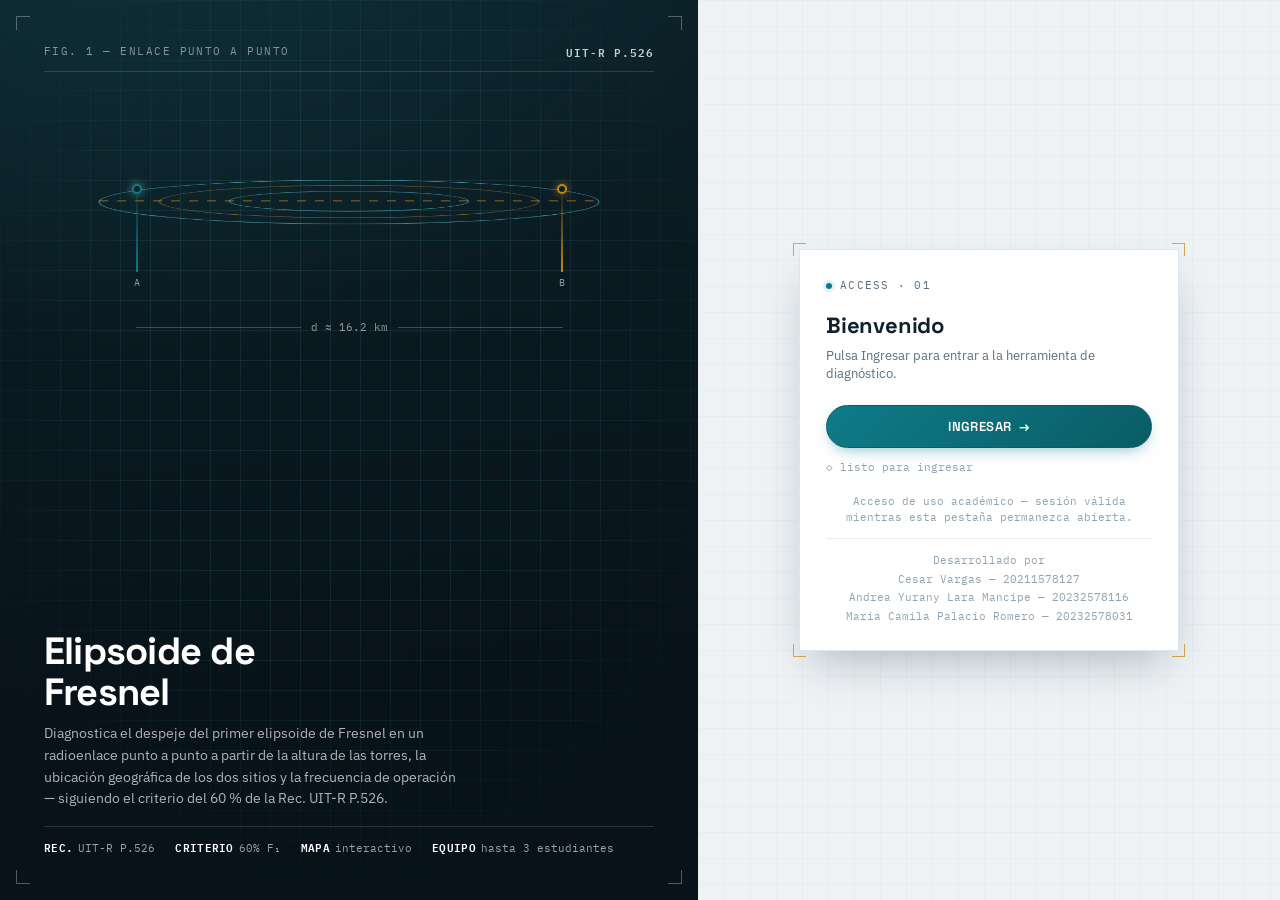
<file: index.html>
<!DOCTYPE html>
<html lang="es">
<head>
<meta charset="utf-8">
<meta name="viewport" content="width=device-width, initial-scale=1">
<title>Elipsoide de Fresnel — Acceso</title>
<link rel="icon" href="data:image/svg+xml,%3Csvg xmlns='http://www.w3.org/2000/svg' viewBox='0 0 100 100'%3E%3Ctext y='78' font-size='78'%3E%F0%9F%93%A1%3C/text%3E%3C/svg%3E">
<link rel="preconnect" href="https://fonts.googleapis.com">
<link rel="preconnect" href="https://fonts.gstatic.com" crossorigin>
<link href="https://fonts.googleapis.com/css2?family=Space+Grotesk:wght@500;600;700&family=IBM+Plex+Mono:wght@400;500;600&family=IBM+Plex+Sans:wght@400;500;600;700&display=swap" rel="stylesheet">
<link rel="stylesheet" href="css/base.css">
<link rel="stylesheet" href="css/login.css">
</head>
<body>

<div class="screen">

  <!-- PORTADA -->
  <section class="hero">
    <div class="blueprint-grid" aria-hidden="true"></div>
    <div class="crop-marks" aria-hidden="true">
      <i class="cm tl"></i><i class="cm tr"></i><i class="cm bl"></i><i class="cm br"></i>
    </div>

    <div class="hero-cap"><span>FIG. 1 — ENLACE PUNTO A PUNTO</span><b>UIT-R P.526</b></div>

    <div class="scene3d" aria-hidden="true">
      <div class="ground">
        <div class="beam"></div>
        <div class="lens">
          <span class="ring r1"></span>
          <span class="ring r2"></span>
          <span class="ring r3"></span>
        </div>
        <span class="pulse p1"></span><span class="pulse p2"></span><span class="pulse p3"></span>
      </div>
      <div class="tower a"><span class="mast"></span><span class="cap"></span><span class="ping"></span><span class="label">A</span></div>
      <div class="tower b"><span class="mast"></span><span class="cap"></span><span class="ping"></span><span class="label">B</span></div>
    </div>
    <div class="dim-line"><span>d ≈ 16.2 km</span></div>

    <div class="hero-text">
      <h1>Elipsoide de<br>Fresnel</h1>
      <p>Diagnostica el despeje del primer elipsoide de Fresnel en un radioenlace punto a punto a partir de la altura de las torres, la ubicación geográfica de los dos sitios y la frecuencia de operación — siguiendo el criterio del 60&nbsp;% de la Rec. UIT-R P.526.</p>
    </div>

    <div class="spec-strip">
      <span><b>REC.</b>UIT-R P.526</span>
      <span><b>CRITERIO</b>60% F₁</span>
      <span><b>MAPA</b>interactivo</span>
      <span><b>EQUIPO</b>hasta 3 estudiantes</span>
    </div>
  </section>

  <!-- ACCESO -->
  <section class="access">
    <div class="login-frame">
      <i class="tick tl"></i><i class="tick tr"></i><i class="tick bl"></i><i class="tick br"></i>
      <form class="login-card" id="loginForm" autocomplete="off" novalidate>
        <div class="panel-eyebrow"><span class="dot"></span> ACCESS · 01</div>
        <h2>Bienvenido</h2>
        <p class="lead">Pulsa Ingresar para entrar a la herramienta de diagnóstico.</p>

        <div class="login-actions">
          <button type="submit" class="primary">INGRESAR <span class="arrow">→</span></button>
        </div>
        <div class="panel-status" id="panelStatus"><span class="glyph">◇</span> <span id="panelStatusTxt">listo para ingresar</span></div>

        <div class="login-foot">
          Acceso de uso académico — sesión válida mientras esta pestaña permanezca abierta.
          <div class="credits">
            Desarrollado por<br>
            Cesar Vargas — 20211578127<br>
            Andrea Yurany Lara Mancipe — 20232578116<br>
            Maria Camila Palacio Romero — 20232578031
          </div>
        </div>
      </form>
    </div>
  </section>

</div>

<script src="js/icons.js"></script>
<script src="js/auth.js"></script>
<script>
(function(){
  "use strict";
  // Si ya hay sesión iniciada en esta pestaña, entra directo a la app.
  if(RF.auth.isLoggedIn()){ location.replace("app.html"); return; }

  var form = document.getElementById("loginForm");
  var status = document.getElementById("panelStatus");
  var statusTxt = document.getElementById("panelStatusTxt");
  var statusGlyph = status.querySelector(".glyph");

  function setStatus(kind, glyph, text){
    status.className = "panel-status" + (kind ? " "+kind : "");
    statusGlyph.textContent = glyph;
    statusTxt.textContent = text;
  }

  form.addEventListener("submit", function(e){
    e.preventDefault();
    setStatus("busy", "◆", "cargando…");
    setTimeout(function(){
      RF.auth.login();
      setStatus("ok", "✓", "acceso concedido");
      setTimeout(function(){ location.href = "app.html"; }, 260);
    }, 320);
  });
})();
</script>
</body>
</html>
</file>
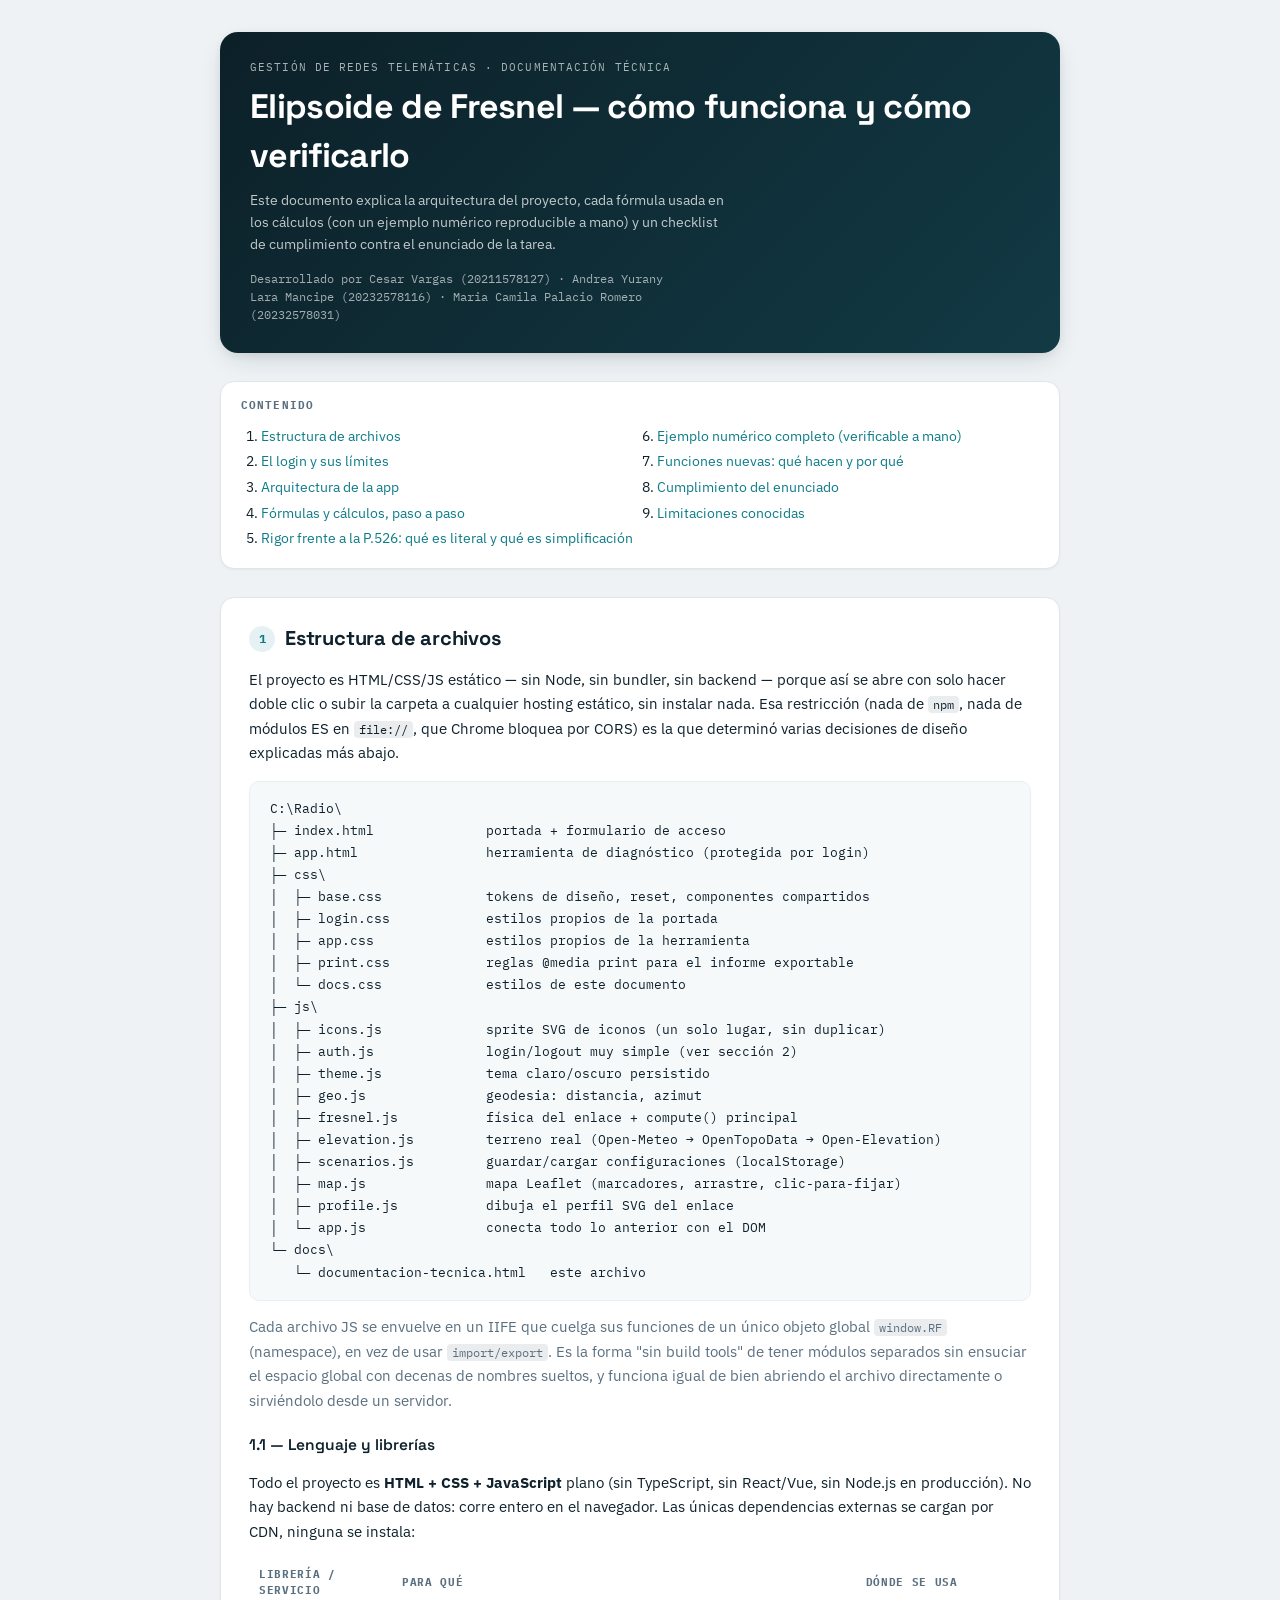
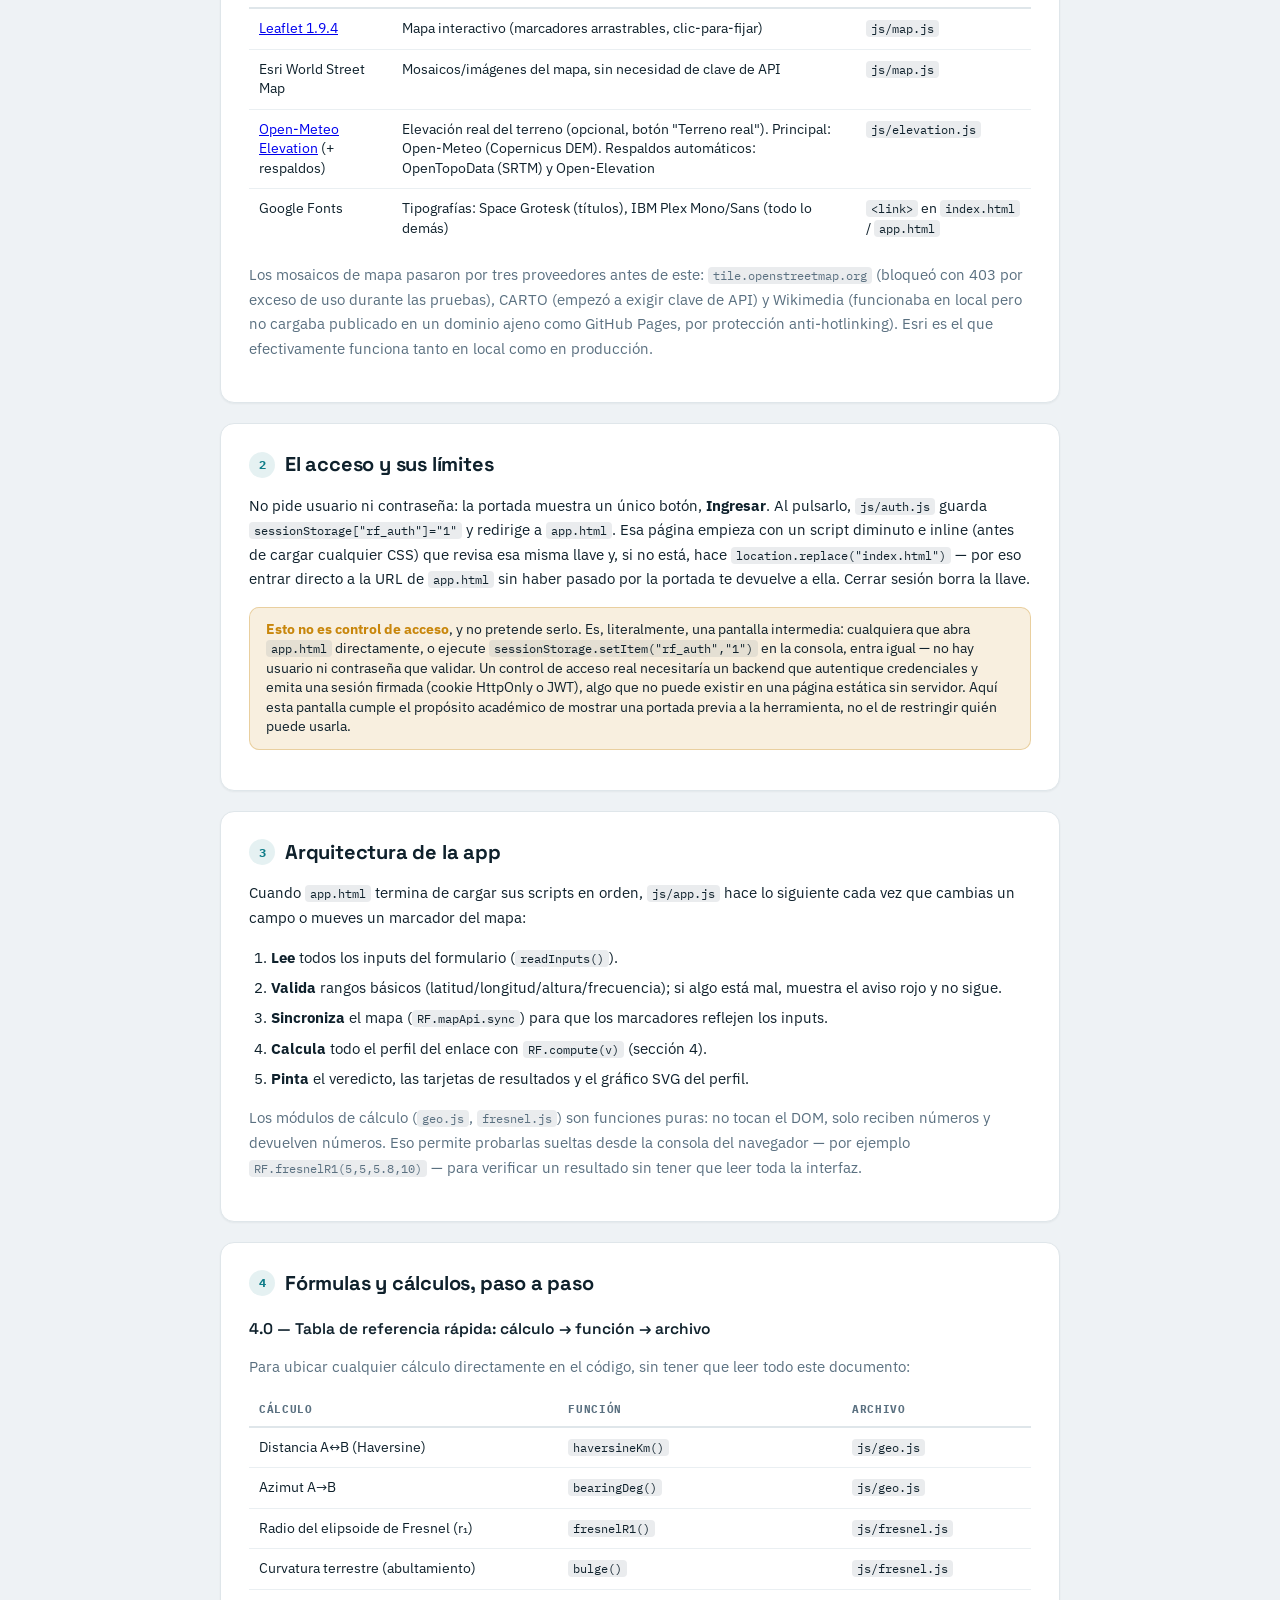
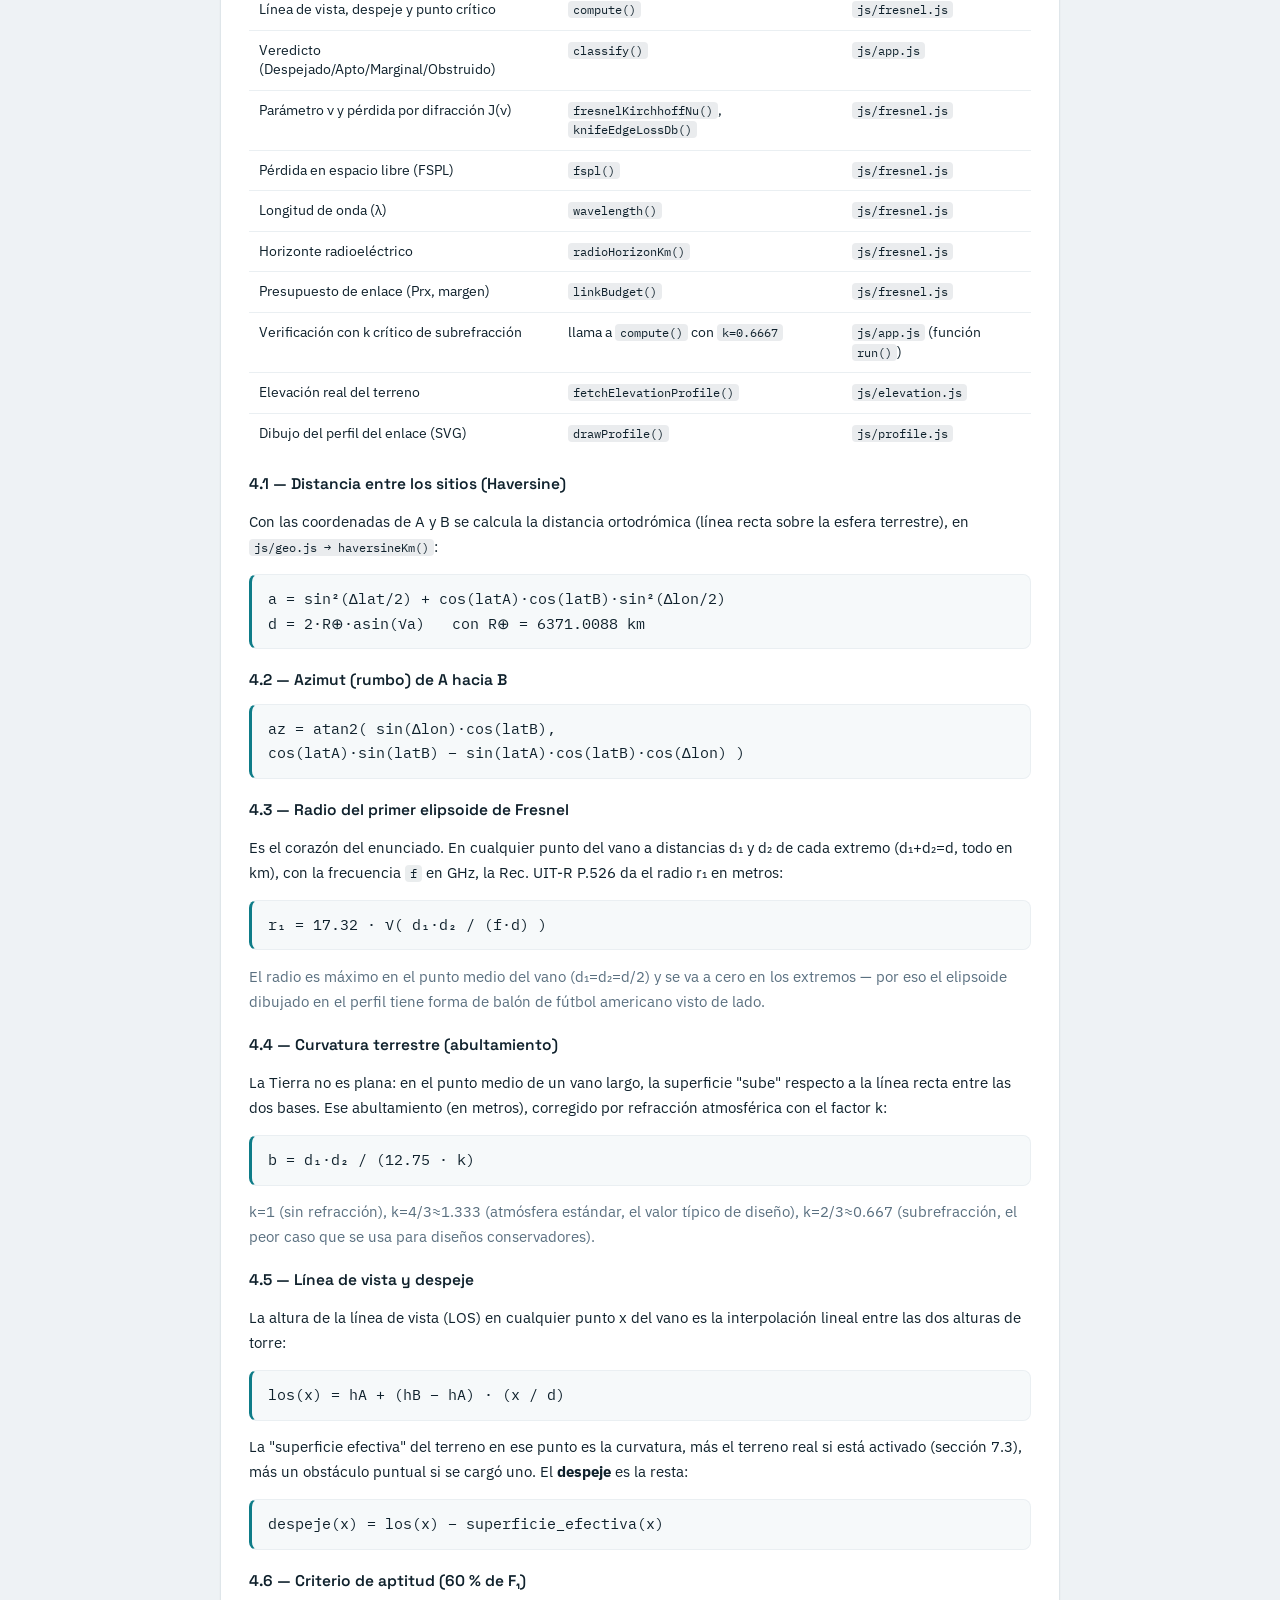
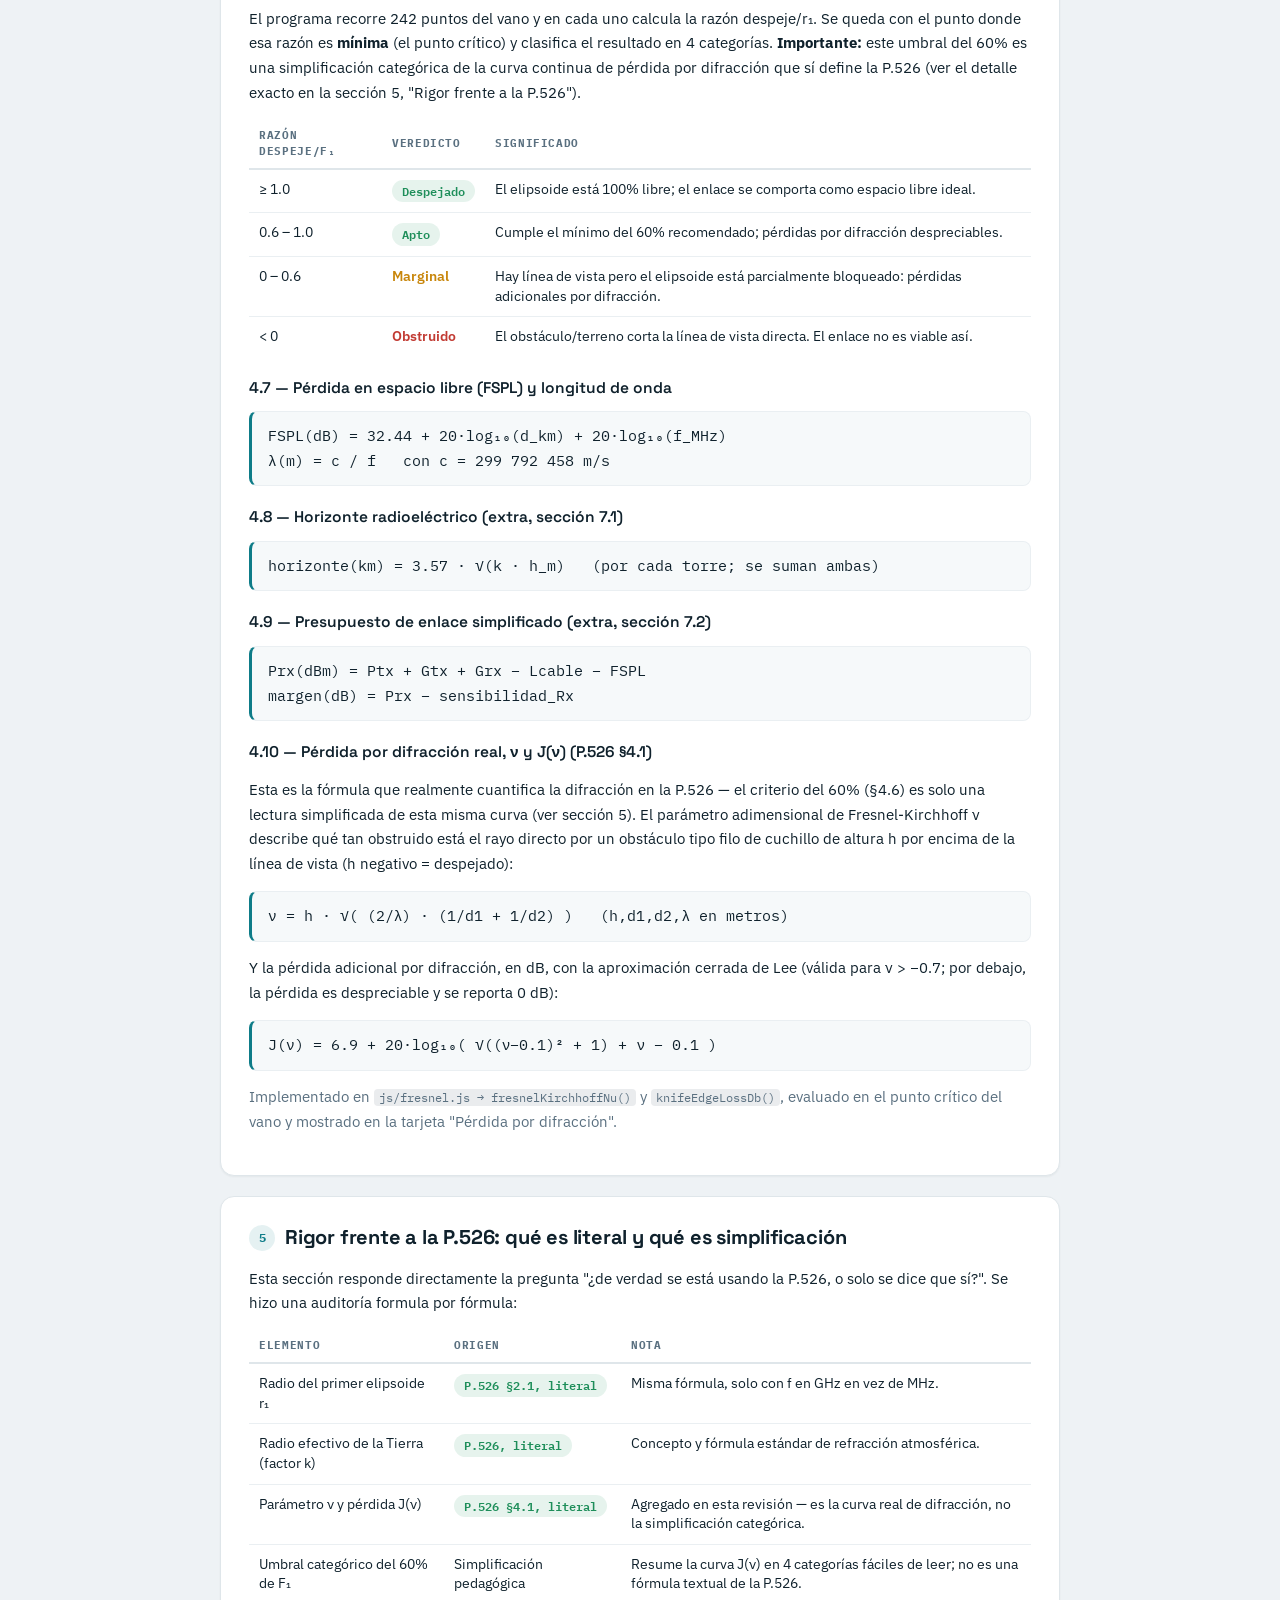
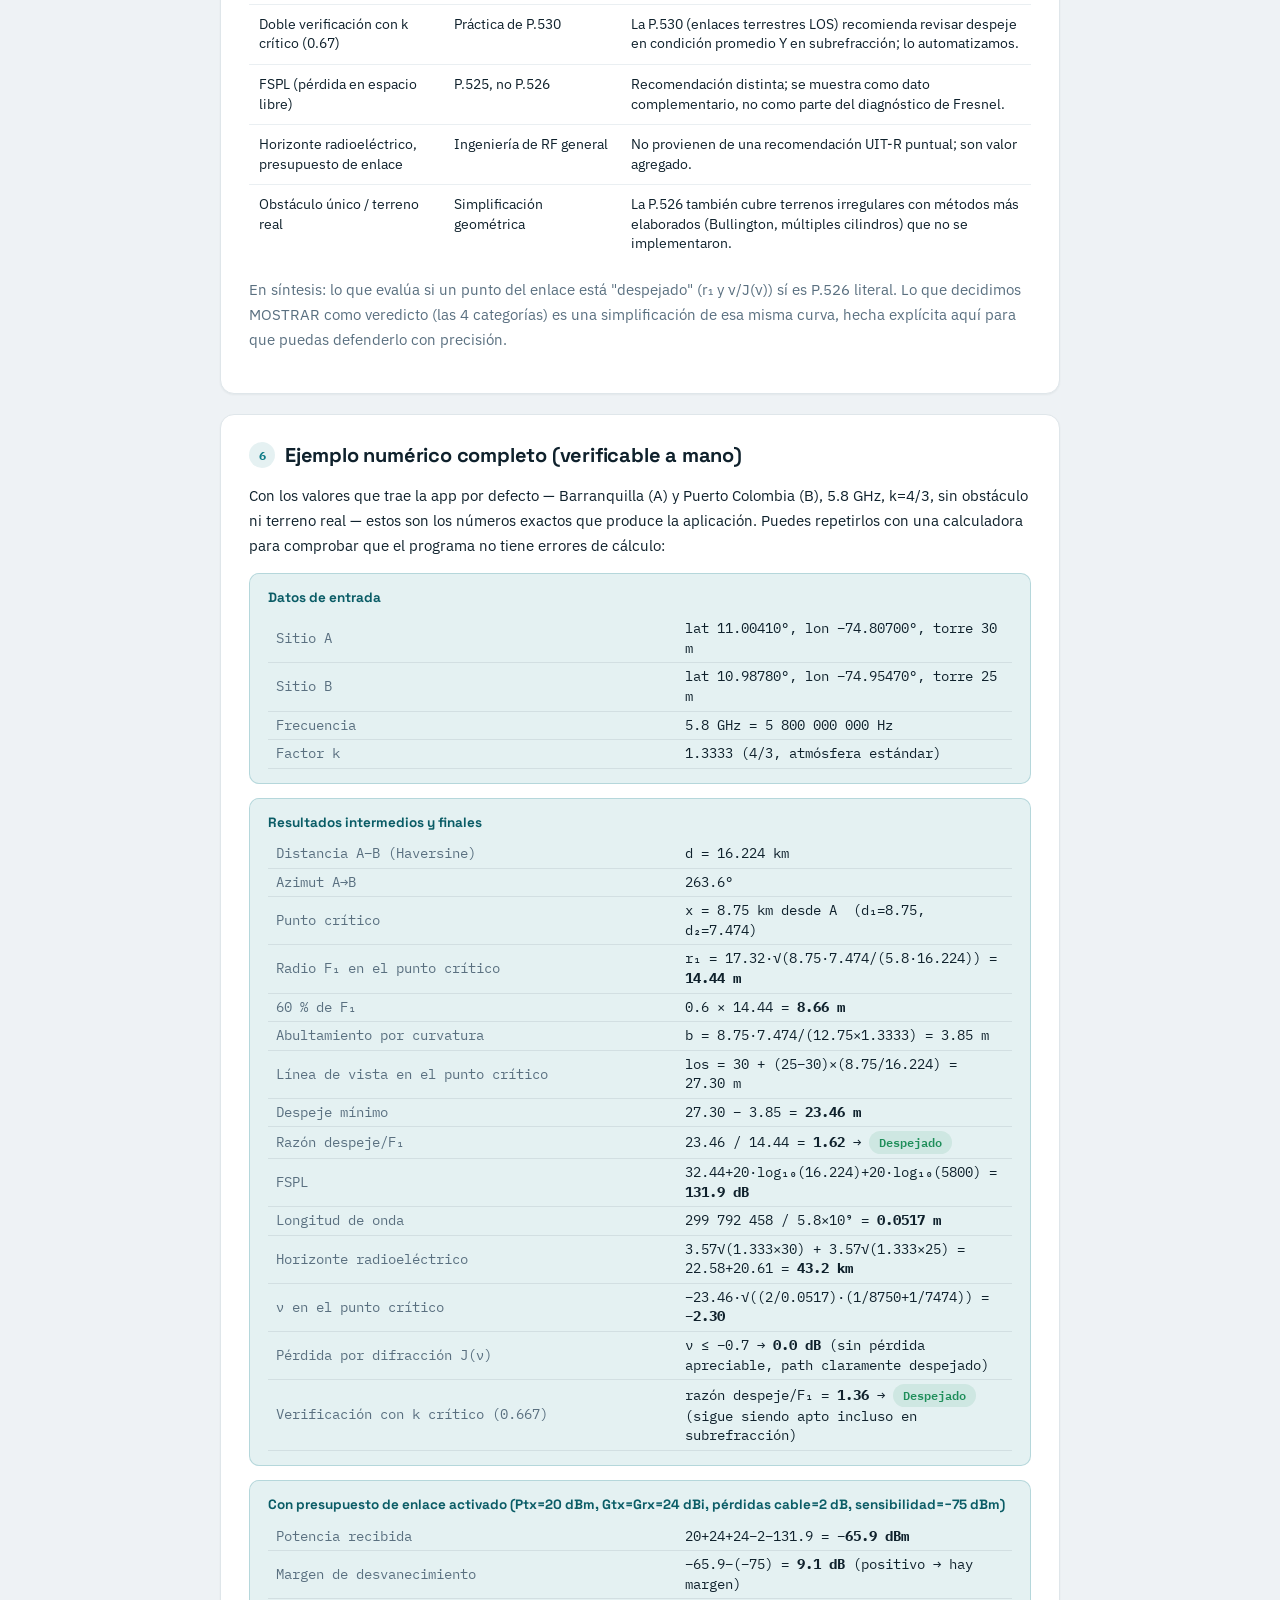
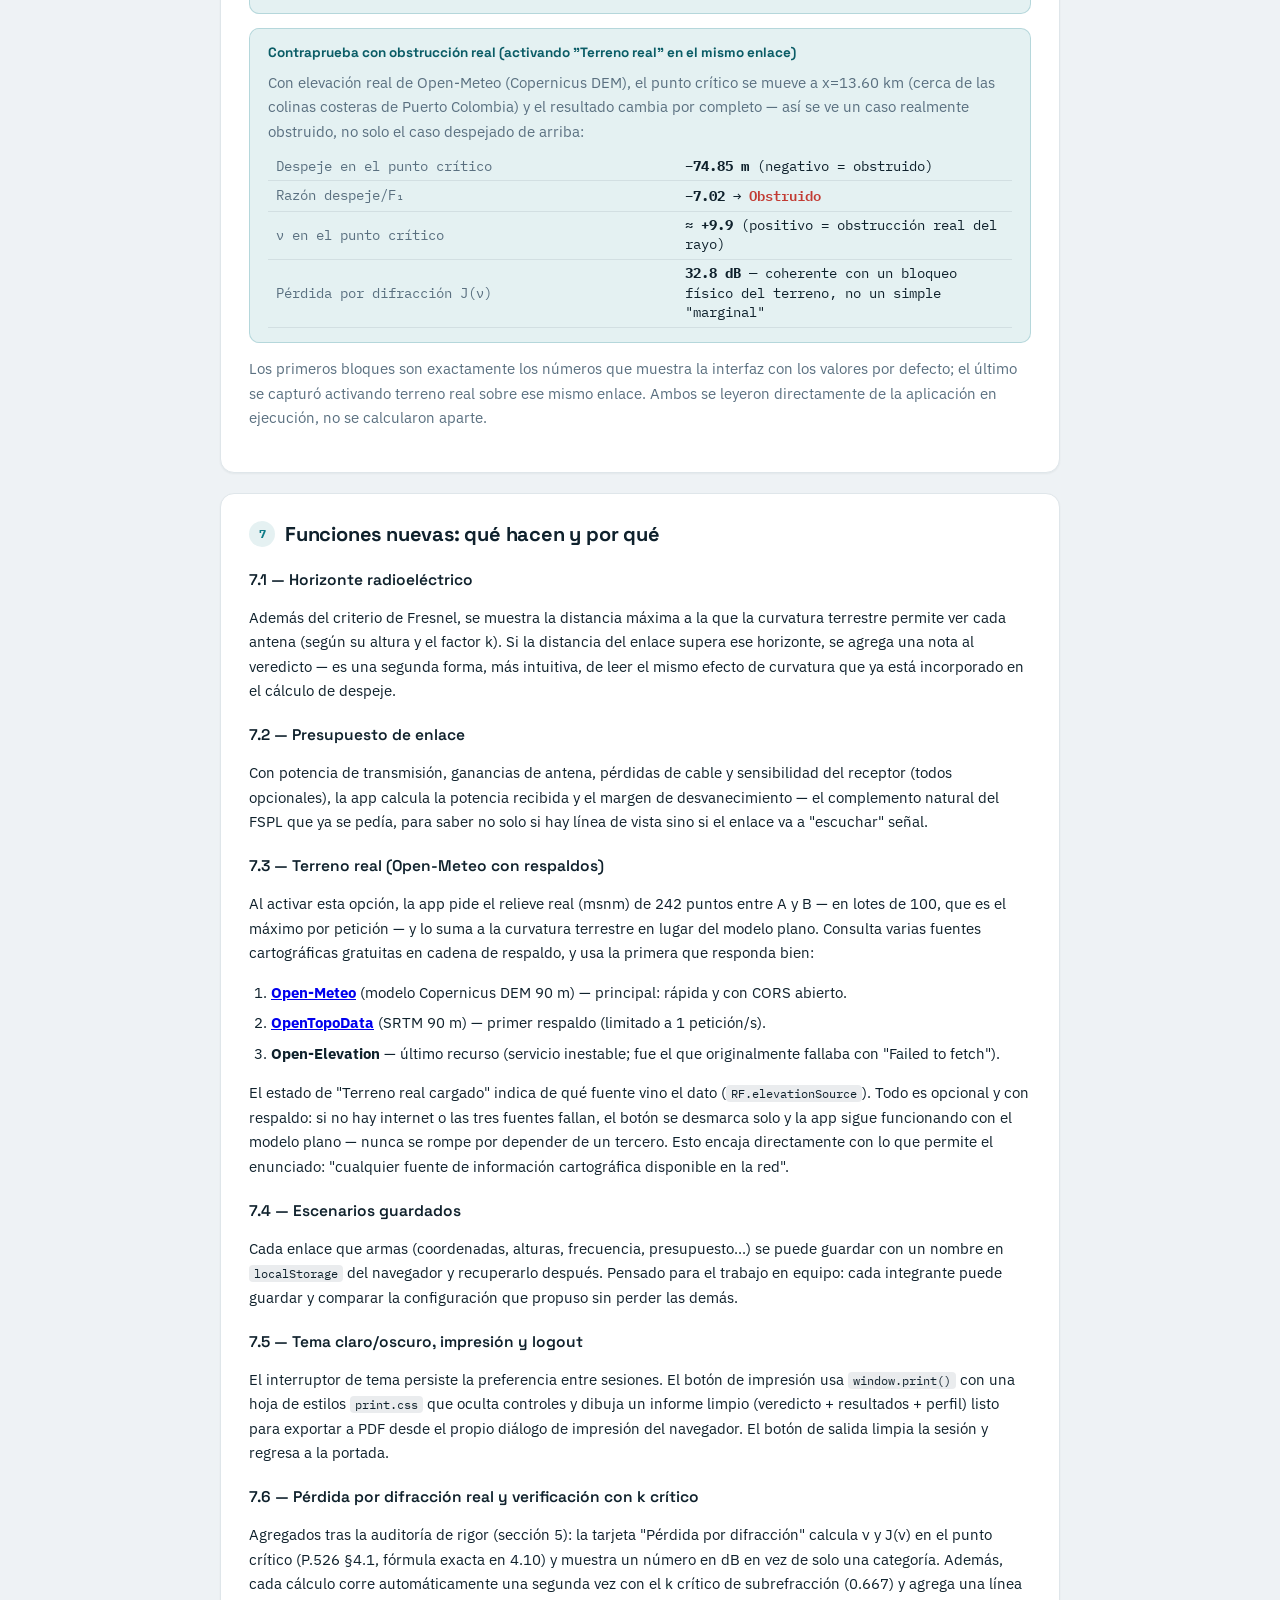
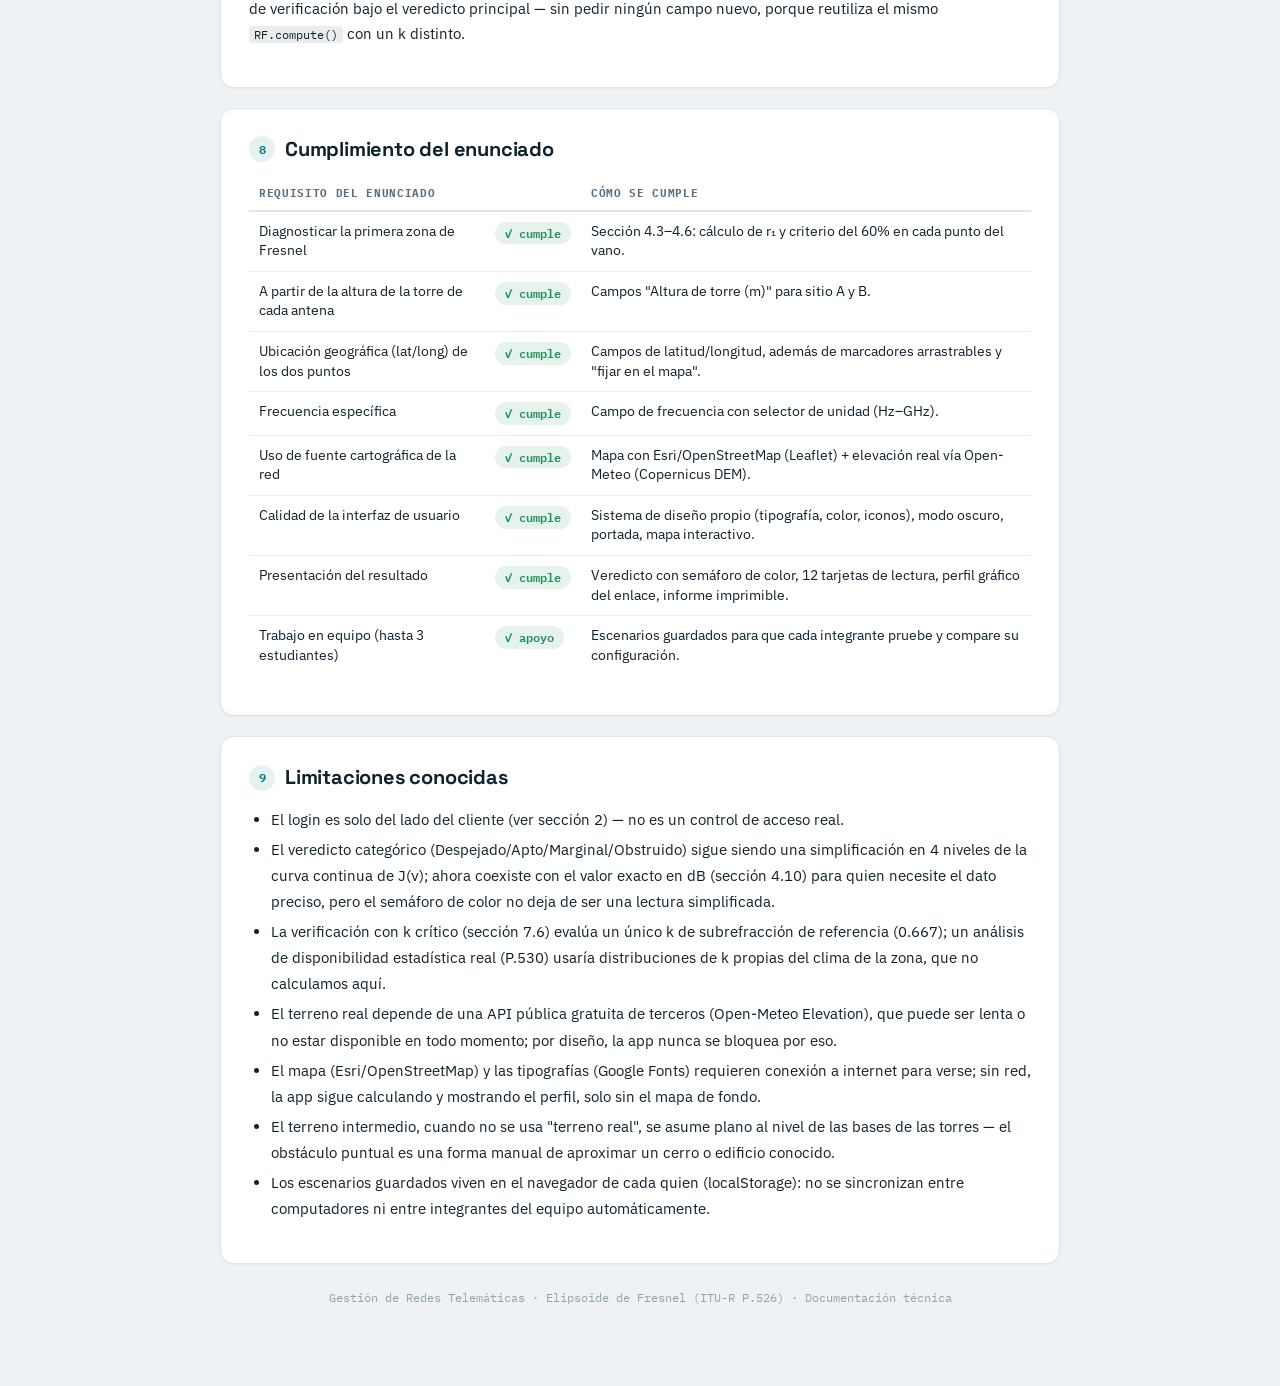
<file: docs/documentacion-tecnica.html>
<!DOCTYPE html>
<html lang="es">
<head>
<meta charset="utf-8">
<meta name="viewport" content="width=device-width, initial-scale=1">
<title>Documentación técnica — Elipsoide de Fresnel</title>
<link rel="icon" href="data:image/svg+xml,%3Csvg xmlns='http://www.w3.org/2000/svg' viewBox='0 0 100 100'%3E%3Ctext y='78' font-size='78'%3E%F0%9F%93%A1%3C/text%3E%3C/svg%3E">
<link rel="preconnect" href="https://fonts.googleapis.com">
<link rel="preconnect" href="https://fonts.gstatic.com" crossorigin>
<link href="https://fonts.googleapis.com/css2?family=Space+Grotesk:wght@500;600;700&family=IBM+Plex+Mono:wght@400;500;600&family=IBM+Plex+Sans:wght@400;500;600;700&display=swap" rel="stylesheet">
<link rel="stylesheet" href="../css/base.css">
<link rel="stylesheet" href="../css/docs.css">
</head>
<body>
<div class="doc-wrap">

  <header class="doc-header">
    <div class="tag">Gestión de Redes Telemáticas · Documentación técnica</div>
    <h1>Elipsoide de Fresnel — cómo funciona y cómo verificarlo</h1>
    <p>Este documento explica la arquitectura del proyecto, cada fórmula usada en los cálculos (con un ejemplo numérico
    reproducible a mano) y un checklist de cumplimiento contra el enunciado de la tarea.</p>
    <p style="margin-top:14px;font-family:var(--mono);font-size:11.5px;color:rgba(255,255,255,.62)">
      Desarrollado por Cesar Vargas (20211578127) · Andrea Yurany Lara Mancipe (20232578116) · Maria Camila Palacio Romero (20232578031)
    </p>
  </header>

  <nav class="toc">
    <h2>Contenido</h2>
    <ol>
      <li><a href="#estructura">Estructura de archivos</a></li>
      <li><a href="#login">El login y sus límites</a></li>
      <li><a href="#arquitectura">Arquitectura de la app</a></li>
      <li><a href="#formulas">Fórmulas y cálculos, paso a paso</a></li>
      <li><a href="#rigor">Rigor frente a la P.526: qué es literal y qué es simplificación</a></li>
      <li><a href="#ejemplo">Ejemplo numérico completo (verificable a mano)</a></li>
      <li><a href="#nuevas">Funciones nuevas: qué hacen y por qué</a></li>
      <li><a href="#cumplimiento">Cumplimiento del enunciado</a></li>
      <li><a href="#limitaciones">Limitaciones conocidas</a></li>
    </ol>
  </nav>

  <article>

    <section id="estructura">
      <h2><span class="num">1</span>Estructura de archivos</h2>
      <p>El proyecto es HTML/CSS/JS estático — sin Node, sin bundler, sin backend — porque así se abre con solo hacer
      doble clic o subir la carpeta a cualquier hosting estático, sin instalar nada. Esa restricción (nada de
      <code>npm</code>, nada de módulos ES en <code>file://</code>, que Chrome bloquea por CORS) es la que determinó
      varias decisiones de diseño explicadas más abajo.</p>
      <div class="filetree">C:\Radio\
├─ index.html              portada + formulario de acceso
├─ app.html                herramienta de diagnóstico (protegida por login)
├─ css\
│  ├─ base.css             tokens de diseño, reset, componentes compartidos
│  ├─ login.css            estilos propios de la portada
│  ├─ app.css              estilos propios de la herramienta
│  ├─ print.css            reglas @media print para el informe exportable
│  └─ docs.css             estilos de este documento
├─ js\
│  ├─ icons.js             sprite SVG de iconos (un solo lugar, sin duplicar)
│  ├─ auth.js              login/logout muy simple (ver sección 2)
│  ├─ theme.js             tema claro/oscuro persistido
│  ├─ geo.js               geodesia: distancia, azimut
│  ├─ fresnel.js           física del enlace + compute() principal
│  ├─ elevation.js         terreno real (Open-Meteo → OpenTopoData → Open-Elevation)
│  ├─ scenarios.js         guardar/cargar configuraciones (localStorage)
│  ├─ map.js               mapa Leaflet (marcadores, arrastre, clic-para-fijar)
│  ├─ profile.js           dibuja el perfil SVG del enlace
│  └─ app.js               conecta todo lo anterior con el DOM
└─ docs\
   └─ documentacion-tecnica.html   este archivo</div>
      <p class="soft">Cada archivo JS se envuelve en un IIFE que cuelga sus funciones de un único objeto global
      <code>window.RF</code> (namespace), en vez de usar <code>import/export</code>. Es la forma "sin build tools" de
      tener módulos separados sin ensuciar el espacio global con decenas de nombres sueltos, y funciona igual de bien
      abriendo el archivo directamente o sirviéndolo desde un servidor.</p>

      <h3>1.1 — Lenguaje y librerías</h3>
      <p>Todo el proyecto es <b>HTML + CSS + JavaScript</b> plano (sin TypeScript, sin React/Vue, sin Node.js en
      producción). No hay backend ni base de datos: corre entero en el navegador. Las únicas dependencias externas se
      cargan por CDN, ninguna se instala:</p>
      <table class="check">
        <tr><th>Librería / servicio</th><th>Para qué</th><th>Dónde se usa</th></tr>
        <tr><td><a href="https://leafletjs.com" target="_blank" rel="noopener">Leaflet 1.9.4</a></td><td>Mapa interactivo (marcadores arrastrables, clic-para-fijar)</td><td><code>js/map.js</code></td></tr>
        <tr><td>Esri World Street Map</td><td>Mosaicos/imágenes del mapa, sin necesidad de clave de API</td><td><code>js/map.js</code></td></tr>
        <tr><td><a href="https://open-meteo.com/en/docs/elevation-api" target="_blank" rel="noopener">Open-Meteo Elevation</a> (+ respaldos)</td><td>Elevación real del terreno (opcional, botón "Terreno real"). Principal: Open-Meteo (Copernicus DEM). Respaldos automáticos: OpenTopoData (SRTM) y Open-Elevation</td><td><code>js/elevation.js</code></td></tr>
        <tr><td>Google Fonts</td><td>Tipografías: Space Grotesk (títulos), IBM Plex Mono/Sans (todo lo demás)</td><td><code>&lt;link&gt;</code> en <code>index.html</code> / <code>app.html</code></td></tr>
      </table>
      <p class="soft">Los mosaicos de mapa pasaron por tres proveedores antes de este: <code>tile.openstreetmap.org</code>
      (bloqueó con 403 por exceso de uso durante las pruebas), CARTO (empezó a exigir clave de API) y Wikimedia
      (funcionaba en local pero no cargaba publicado en un dominio ajeno como GitHub Pages, por protección
      anti-hotlinking). Esri es el que efectivamente funciona tanto en local como en producción.</p>
    </section>

    <section id="login">
      <h2><span class="num">2</span>El acceso y sus límites</h2>
      <p>No pide usuario ni contraseña: la portada muestra un único botón, <b>Ingresar</b>. Al pulsarlo,
      <code>js/auth.js</code> guarda <code>sessionStorage["rf_auth"]="1"</code> y redirige a <code>app.html</code>.
      Esa página empieza con un script diminuto e inline (antes de cargar cualquier CSS) que revisa esa misma llave
      y, si no está, hace <code>location.replace("index.html")</code> — por eso entrar directo a la URL de
      <code>app.html</code> sin haber pasado por la portada te devuelve a ella. Cerrar sesión borra la llave.</p>
      <div class="warn-box">
        <span><b>Esto no es control de acceso</b>, y no pretende serlo. Es, literalmente, una pantalla intermedia:
        cualquiera que abra <code>app.html</code> directamente, o ejecute
        <code>sessionStorage.setItem("rf_auth","1")</code> en la consola, entra igual — no hay usuario ni contraseña
        que validar. Un control de acceso real necesitaría un backend que autentique credenciales y emita una sesión
        firmada (cookie HttpOnly o JWT), algo que no puede existir en una página estática sin servidor. Aquí esta
        pantalla cumple el propósito académico de mostrar una portada previa a la herramienta, no el de restringir
        quién puede usarla.</span>
      </div>
    </section>

    <section id="arquitectura">
      <h2><span class="num">3</span>Arquitectura de la app</h2>
      <p>Cuando <code>app.html</code> termina de cargar sus scripts en orden, <code>js/app.js</code> hace lo siguiente
      cada vez que cambias un campo o mueves un marcador del mapa:</p>
      <ol>
        <li><b>Lee</b> todos los inputs del formulario (<code>readInputs()</code>).</li>
        <li><b>Valida</b> rangos básicos (latitud/longitud/altura/frecuencia); si algo está mal, muestra el aviso rojo
        y no sigue.</li>
        <li><b>Sincroniza</b> el mapa (<code>RF.mapApi.sync</code>) para que los marcadores reflejen los inputs.</li>
        <li><b>Calcula</b> todo el perfil del enlace con <code>RF.compute(v)</code> (sección 4).</li>
        <li><b>Pinta</b> el veredicto, las tarjetas de resultados y el gráfico SVG del perfil.</li>
      </ol>
      <p class="soft">Los módulos de cálculo (<code>geo.js</code>, <code>fresnel.js</code>) son funciones puras: no
      tocan el DOM, solo reciben números y devuelven números. Eso permite probarlas sueltas desde la consola del
      navegador — por ejemplo <code>RF.fresnelR1(5,5,5.8,10)</code> — para verificar un resultado sin tener que leer
      toda la interfaz.</p>
    </section>

    <section id="formulas">
      <h2><span class="num">4</span>Fórmulas y cálculos, paso a paso</h2>

      <h3>4.0 — Tabla de referencia rápida: cálculo → función → archivo</h3>
      <p class="soft">Para ubicar cualquier cálculo directamente en el código, sin tener que leer todo este documento:</p>
      <table class="check">
        <tr><th>Cálculo</th><th>Función</th><th>Archivo</th></tr>
        <tr><td>Distancia A↔B (Haversine)</td><td><code>haversineKm()</code></td><td><code>js/geo.js</code></td></tr>
        <tr><td>Azimut A→B</td><td><code>bearingDeg()</code></td><td><code>js/geo.js</code></td></tr>
        <tr><td>Radio del elipsoide de Fresnel (r₁)</td><td><code>fresnelR1()</code></td><td><code>js/fresnel.js</code></td></tr>
        <tr><td>Curvatura terrestre (abultamiento)</td><td><code>bulge()</code></td><td><code>js/fresnel.js</code></td></tr>
        <tr><td>Línea de vista, despeje y punto crítico</td><td><code>compute()</code></td><td><code>js/fresnel.js</code></td></tr>
        <tr><td>Veredicto (Despejado/Apto/Marginal/Obstruido)</td><td><code>classify()</code></td><td><code>js/app.js</code></td></tr>
        <tr><td>Parámetro ν y pérdida por difracción J(ν)</td><td><code>fresnelKirchhoffNu()</code>, <code>knifeEdgeLossDb()</code></td><td><code>js/fresnel.js</code></td></tr>
        <tr><td>Pérdida en espacio libre (FSPL)</td><td><code>fspl()</code></td><td><code>js/fresnel.js</code></td></tr>
        <tr><td>Longitud de onda (λ)</td><td><code>wavelength()</code></td><td><code>js/fresnel.js</code></td></tr>
        <tr><td>Horizonte radioeléctrico</td><td><code>radioHorizonKm()</code></td><td><code>js/fresnel.js</code></td></tr>
        <tr><td>Presupuesto de enlace (Prx, margen)</td><td><code>linkBudget()</code></td><td><code>js/fresnel.js</code></td></tr>
        <tr><td>Verificación con k crítico de subrefracción</td><td>llama a <code>compute()</code> con <code>k=0.6667</code></td><td><code>js/app.js</code> (función <code>run()</code>)</td></tr>
        <tr><td>Elevación real del terreno</td><td><code>fetchElevationProfile()</code></td><td><code>js/elevation.js</code></td></tr>
        <tr><td>Dibujo del perfil del enlace (SVG)</td><td><code>drawProfile()</code></td><td><code>js/profile.js</code></td></tr>
      </table>

      <h3>4.1 — Distancia entre los sitios (Haversine)</h3>
      <p>Con las coordenadas de A y B se calcula la distancia ortodrómica (línea recta sobre la esfera terrestre),
      en <code>js/geo.js → haversineKm()</code>:</p>
      <div class="formula">a = sin²(Δlat/2) + cos(latA)·cos(latB)·sin²(Δlon/2)
d = 2·R⊕·asin(√a)&nbsp;&nbsp;&nbsp;con R⊕ = 6371.0088 km</div>

      <h3>4.2 — Azimut (rumbo) de A hacia B</h3>
      <div class="formula">az = atan2( sin(Δlon)·cos(latB),
            cos(latA)·sin(latB) − sin(latA)·cos(latB)·cos(Δlon) )</div>

      <h3>4.3 — Radio del primer elipsoide de Fresnel</h3>
      <p>Es el corazón del enunciado. En cualquier punto del vano a distancias d₁ y d₂ de cada extremo (d₁+d₂=d, todo
      en km), con la frecuencia <code>f</code> en GHz, la Rec. UIT-R P.526 da el radio r₁ en metros:</p>
      <div class="formula">r₁ = 17.32 · √( d₁·d₂ / (f·d) )</div>
      <p class="soft">El radio es máximo en el punto medio del vano (d₁=d₂=d/2) y se va a cero en los extremos —
      por eso el elipsoide dibujado en el perfil tiene forma de balón de fútbol americano visto de lado.</p>

      <h3>4.4 — Curvatura terrestre (abultamiento)</h3>
      <p>La Tierra no es plana: en el punto medio de un vano largo, la superficie "sube" respecto a la línea recta
      entre las dos bases. Ese abultamiento (en metros), corregido por refracción atmosférica con el factor k:</p>
      <div class="formula">b = d₁·d₂ / (12.75 · k)</div>
      <p class="soft">k=1 (sin refracción), k=4/3≈1.333 (atmósfera estándar, el valor típico de diseño), k=2/3≈0.667
      (subrefracción, el peor caso que se usa para diseños conservadores).</p>

      <h3>4.5 — Línea de vista y despeje</h3>
      <p>La altura de la línea de vista (LOS) en cualquier punto x del vano es la interpolación lineal entre las dos
      alturas de torre:</p>
      <div class="formula">los(x) = hA + (hB − hA) · (x / d)</div>
      <p>La "superficie efectiva" del terreno en ese punto es la curvatura, más el terreno real si está activado
      (sección 7.3), más un obstáculo puntual si se cargó uno. El <b>despeje</b> es la resta:</p>
      <div class="formula">despeje(x) = los(x) − superficie_efectiva(x)</div>

      <h3>4.6 — Criterio de aptitud (60 % de F₁)</h3>
      <p>El programa recorre 242 puntos del vano y en cada uno calcula la razón despeje/r₁. Se queda con el punto
      donde esa razón es <b>mínima</b> (el punto crítico) y clasifica el resultado en 4 categorías. <b>Importante:</b>
      este umbral del 60% es una simplificación categórica de la curva continua de pérdida por difracción que sí
      define la P.526 (ver el detalle exacto en la sección 5, "Rigor frente a la P.526").</p>
      <table class="check">
        <tr><th>Razón despeje/F₁</th><th>Veredicto</th><th>Significado</th></tr>
        <tr><td>≥ 1.0</td><td><span class="ok-pill">Despejado</span></td><td>El elipsoide está 100% libre; el enlace se comporta como espacio libre ideal.</td></tr>
        <tr><td>0.6 – 1.0</td><td><span class="ok-pill">Apto</span></td><td>Cumple el mínimo del 60% recomendado; pérdidas por difracción despreciables.</td></tr>
        <tr><td>0 – 0.6</td><td style="color:var(--amber);font-weight:600">Marginal</td><td>Hay línea de vista pero el elipsoide está parcialmente bloqueado: pérdidas adicionales por difracción.</td></tr>
        <tr><td>&lt; 0</td><td style="color:var(--alert);font-weight:600">Obstruido</td><td>El obstáculo/terreno corta la línea de vista directa. El enlace no es viable así.</td></tr>
      </table>

      <h3>4.7 — Pérdida en espacio libre (FSPL) y longitud de onda</h3>
      <div class="formula">FSPL(dB) = 32.44 + 20·log₁₀(d_km) + 20·log₁₀(f_MHz)
λ(m) = c / f&nbsp;&nbsp;&nbsp;con c = 299 792 458 m/s</div>

      <h3>4.8 — Horizonte radioeléctrico (extra, sección 7.1)</h3>
      <div class="formula">horizonte(km) = 3.57 · √(k · h_m)&nbsp;&nbsp;&nbsp;(por cada torre; se suman ambas)</div>

      <h3>4.9 — Presupuesto de enlace simplificado (extra, sección 7.2)</h3>
      <div class="formula">Prx(dBm) = Ptx + Gtx + Grx − Lcable − FSPL
margen(dB) = Prx − sensibilidad_Rx</div>

      <h3>4.10 — Pérdida por difracción real, ν y J(ν) (P.526 §4.1)</h3>
      <p>Esta es la fórmula que realmente cuantifica la difracción en la P.526 — el criterio del 60% (§4.6) es solo
      una lectura simplificada de esta misma curva (ver sección 5). El parámetro adimensional de Fresnel-Kirchhoff
      ν describe qué tan obstruido está el rayo directo por un obstáculo tipo filo de cuchillo de altura h por
      encima de la línea de vista (h negativo = despejado):</p>
      <div class="formula">ν = h · √( (2/λ) · (1/d1 + 1/d2) )&nbsp;&nbsp;&nbsp;(h,d1,d2,λ en metros)</div>
      <p>Y la pérdida adicional por difracción, en dB, con la aproximación cerrada de Lee (válida para ν &gt; −0.7;
      por debajo, la pérdida es despreciable y se reporta 0 dB):</p>
      <div class="formula">J(ν) = 6.9 + 20·log₁₀( √((ν−0.1)² + 1) + ν − 0.1 )</div>
      <p class="soft">Implementado en <code>js/fresnel.js → fresnelKirchhoffNu()</code> y <code>knifeEdgeLossDb()</code>,
      evaluado en el punto crítico del vano y mostrado en la tarjeta "Pérdida por difracción".</p>
    </section>

    <section id="rigor">
      <h2><span class="num">5</span>Rigor frente a la P.526: qué es literal y qué es simplificación</h2>
      <p>Esta sección responde directamente la pregunta "¿de verdad se está usando la P.526, o solo se dice que sí?".
      Se hizo una auditoría formula por fórmula:</p>
      <table class="check">
        <tr><th>Elemento</th><th>Origen</th><th>Nota</th></tr>
        <tr><td>Radio del primer elipsoide r₁</td><td><span class="ok-pill">P.526 §2.1, literal</span></td><td>Misma fórmula, solo con f en GHz en vez de MHz.</td></tr>
        <tr><td>Radio efectivo de la Tierra (factor k)</td><td><span class="ok-pill">P.526, literal</span></td><td>Concepto y fórmula estándar de refracción atmosférica.</td></tr>
        <tr><td>Parámetro ν y pérdida J(ν)</td><td><span class="ok-pill">P.526 §4.1, literal</span></td><td>Agregado en esta revisión — es la curva real de difracción, no la simplificación categórica.</td></tr>
        <tr><td>Umbral categórico del 60% de F₁</td><td>Simplificación pedagógica</td><td>Resume la curva J(ν) en 4 categorías fáciles de leer; no es una fórmula textual de la P.526.</td></tr>
        <tr><td>Doble verificación con k crítico (0.67)</td><td>Práctica de P.530</td><td>La P.530 (enlaces terrestres LOS) recomienda revisar despeje en condición promedio Y en subrefracción; lo automatizamos.</td></tr>
        <tr><td>FSPL (pérdida en espacio libre)</td><td>P.525, no P.526</td><td>Recomendación distinta; se muestra como dato complementario, no como parte del diagnóstico de Fresnel.</td></tr>
        <tr><td>Horizonte radioeléctrico, presupuesto de enlace</td><td>Ingeniería de RF general</td><td>No provienen de una recomendación UIT-R puntual; son valor agregado.</td></tr>
        <tr><td>Obstáculo único / terreno real</td><td>Simplificación geométrica</td><td>La P.526 también cubre terrenos irregulares con métodos más elaborados (Bullington, múltiples cilindros) que no se implementaron.</td></tr>
      </table>
      <p class="soft">En síntesis: lo que evalúa si un punto del enlace está "despejado" (r₁ y ν/J(ν)) sí es P.526
      literal. Lo que decidimos MOSTRAR como veredicto (las 4 categorías) es una simplificación de esa misma curva,
      hecha explícita aquí para que puedas defenderlo con precisión.</p>
    </section>

    <section id="ejemplo">
      <h2><span class="num">6</span>Ejemplo numérico completo (verificable a mano)</h2>
      <p>Con los valores que trae la app por defecto — Barranquilla (A) y Puerto Colombia (B), 5.8 GHz, k=4/3, sin
      obstáculo ni terreno real — estos son los números exactos que produce la aplicación. Puedes repetirlos con una
      calculadora para comprobar que el programa no tiene errores de cálculo:</p>
      <div class="example">
        <h4>Datos de entrada</h4>
        <table>
          <tr><td>Sitio A</td><td>lat 11.00410°, lon −74.80700°, torre 30 m</td></tr>
          <tr><td>Sitio B</td><td>lat 10.98780°, lon −74.95470°, torre 25 m</td></tr>
          <tr><td>Frecuencia</td><td>5.8 GHz = 5 800 000 000 Hz</td></tr>
          <tr><td>Factor k</td><td>1.3333 (4/3, atmósfera estándar)</td></tr>
        </table>
      </div>
      <div class="example">
        <h4>Resultados intermedios y finales</h4>
        <table>
          <tr><td>Distancia A–B (Haversine)</td><td>d = 16.224 km</td></tr>
          <tr><td>Azimut A→B</td><td>263.6°</td></tr>
          <tr><td>Punto crítico</td><td>x = 8.75 km desde A &nbsp;(d₁=8.75, d₂=7.474)</td></tr>
          <tr><td>Radio F₁ en el punto crítico</td><td>r₁ = 17.32·√(8.75·7.474/(5.8·16.224)) = <b>14.44 m</b></td></tr>
          <tr><td>60 % de F₁</td><td>0.6 × 14.44 = <b>8.66 m</b></td></tr>
          <tr><td>Abultamiento por curvatura</td><td>b = 8.75·7.474/(12.75×1.3333) = 3.85 m</td></tr>
          <tr><td>Línea de vista en el punto crítico</td><td>los = 30 + (25−30)×(8.75/16.224) = 27.30 m</td></tr>
          <tr><td>Despeje mínimo</td><td>27.30 − 3.85 = <b>23.46 m</b></td></tr>
          <tr><td>Razón despeje/F₁</td><td>23.46 / 14.44 = <b>1.62</b> → <span class="ok-pill">Despejado</span></td></tr>
          <tr><td>FSPL</td><td>32.44+20·log₁₀(16.224)+20·log₁₀(5800) = <b>131.9 dB</b></td></tr>
          <tr><td>Longitud de onda</td><td>299 792 458 / 5.8×10⁹ = <b>0.0517 m</b></td></tr>
          <tr><td>Horizonte radioeléctrico</td><td>3.57√(1.333×30) + 3.57√(1.333×25) = 22.58+20.61 = <b>43.2 km</b></td></tr>
          <tr><td>ν en el punto crítico</td><td>−23.46·√((2/0.0517)·(1/8750+1/7474)) = <b>−2.30</b></td></tr>
          <tr><td>Pérdida por difracción J(ν)</td><td>ν ≤ −0.7 → <b>0.0 dB</b> (sin pérdida apreciable, path claramente despejado)</td></tr>
          <tr><td>Verificación con k crítico (0.667)</td><td>razón despeje/F₁ = <b>1.36</b> → <span class="ok-pill">Despejado</span> (sigue siendo apto incluso en subrefracción)</td></tr>
        </table>
      </div>
      <div class="example">
        <h4>Con presupuesto de enlace activado (Ptx=20 dBm, Gtx=Grx=24 dBi, pérdidas cable=2 dB, sensibilidad=−75 dBm)</h4>
        <table>
          <tr><td>Potencia recibida</td><td>20+24+24−2−131.9 = <b>−65.9 dBm</b></td></tr>
          <tr><td>Margen de desvanecimiento</td><td>−65.9−(−75) = <b>9.1 dB</b> (positivo → hay margen)</td></tr>
        </table>
      </div>
      <div class="example">
        <h4>Contraprueba con obstrucción real (activando "Terreno real" en el mismo enlace)</h4>
        <p class="soft" style="margin:0 0 8px">Con elevación real de Open-Meteo (Copernicus DEM), el punto crítico se
        mueve a x=13.60 km (cerca de las colinas costeras de Puerto Colombia) y el resultado cambia por completo — así
        se ve un caso realmente obstruido, no solo el caso despejado de arriba:</p>
        <table>
          <tr><td>Despeje en el punto crítico</td><td><b>−74.85 m</b> (negativo = obstruido)</td></tr>
          <tr><td>Razón despeje/F₁</td><td><b>−7.02</b> → <span style="color:var(--alert);font-weight:600">Obstruido</span></td></tr>
          <tr><td>ν en el punto crítico</td><td><b>≈ +9.9</b> (positivo = obstrucción real del rayo)</td></tr>
          <tr><td>Pérdida por difracción J(ν)</td><td><b>32.8 dB</b> — coherente con un bloqueo físico del terreno, no un simple "marginal"</td></tr>
        </table>
      </div>
      <p class="soft">Los primeros bloques son exactamente los números que muestra la interfaz con los valores por
      defecto; el último se capturó activando terreno real sobre ese mismo enlace. Ambos se leyeron directamente de
      la aplicación en ejecución, no se calcularon aparte.</p>
    </section>

    <section id="nuevas">
      <h2><span class="num">7</span>Funciones nuevas: qué hacen y por qué</h2>

      <h3>7.1 — Horizonte radioeléctrico</h3>
      <p>Además del criterio de Fresnel, se muestra la distancia máxima a la que la curvatura terrestre permite ver
      cada antena (según su altura y el factor k). Si la distancia del enlace supera ese horizonte, se agrega una
      nota al veredicto — es una segunda forma, más intuitiva, de leer el mismo efecto de curvatura que ya está
      incorporado en el cálculo de despeje.</p>

      <h3>7.2 — Presupuesto de enlace</h3>
      <p>Con potencia de transmisión, ganancias de antena, pérdidas de cable y sensibilidad del receptor (todos
      opcionales), la app calcula la potencia recibida y el margen de desvanecimiento — el complemento natural del
      FSPL que ya se pedía, para saber no solo si hay línea de vista sino si el enlace va a "escuchar" señal.</p>

      <h3>7.3 — Terreno real (Open-Meteo con respaldos)</h3>
      <p>Al activar esta opción, la app pide el relieve real (msnm) de 242 puntos entre A y B — en lotes de 100, que es
      el máximo por petición — y lo suma a la curvatura terrestre en lugar del modelo plano. Consulta varias fuentes
      cartográficas gratuitas en cadena de respaldo, y usa la primera que responda bien:</p>
      <ol>
        <li><b><a href="https://open-meteo.com/en/docs/elevation-api" target="_blank" rel="noopener">Open-Meteo</a></b> (modelo Copernicus DEM 90 m) — principal: rápida y con CORS abierto.</li>
        <li><b><a href="https://www.opentopodata.org" target="_blank" rel="noopener">OpenTopoData</a></b> (SRTM 90 m) — primer respaldo (limitado a 1 petición/s).</li>
        <li><b>Open-Elevation</b> — último recurso (servicio inestable; fue el que originalmente fallaba con "Failed to fetch").</li>
      </ol>
      <p>El estado de "Terreno real cargado" indica de qué fuente vino el dato (<code>RF.elevationSource</code>). Todo
      es opcional y con respaldo: si no hay internet o las tres fuentes fallan, el botón se desmarca solo y la app
      sigue funcionando con el modelo plano — nunca se rompe por depender de un tercero. Esto encaja directamente con
      lo que permite el enunciado: "cualquier fuente de información cartográfica disponible en la red".</p>

      <h3>7.4 — Escenarios guardados</h3>
      <p>Cada enlace que armas (coordenadas, alturas, frecuencia, presupuesto...) se puede guardar con un nombre en
      <code>localStorage</code> del navegador y recuperarlo después. Pensado para el trabajo en equipo: cada
      integrante puede guardar y comparar la configuración que propuso sin perder las demás.</p>

      <h3>7.5 — Tema claro/oscuro, impresión y logout</h3>
      <p>El interruptor de tema persiste la preferencia entre sesiones. El botón de impresión usa
      <code>window.print()</code> con una hoja de estilos <code>print.css</code> que oculta controles y dibuja un
      informe limpio (veredicto + resultados + perfil) listo para exportar a PDF desde el propio diálogo de
      impresión del navegador. El botón de salida limpia la sesión y regresa a la portada.</p>

      <h3>7.6 — Pérdida por difracción real y verificación con k crítico</h3>
      <p>Agregados tras la auditoría de rigor (sección 5): la tarjeta "Pérdida por difracción" calcula ν y J(ν) en
      el punto crítico (P.526 §4.1, fórmula exacta en 4.10) y muestra un número en dB en vez de solo una categoría.
      Además, cada cálculo corre automáticamente una segunda vez con el k crítico de subrefracción (0.667) y agrega
      una línea de verificación bajo el veredicto principal — sin pedir ningún campo nuevo, porque reutiliza el
      mismo <code>RF.compute()</code> con un k distinto.</p>
    </section>

    <section id="cumplimiento">
      <h2><span class="num">8</span>Cumplimiento del enunciado</h2>
      <table class="check">
        <tr><th>Requisito del enunciado</th><th></th><th>Cómo se cumple</th></tr>
        <tr><td>Diagnosticar la primera zona de Fresnel</td><td><span class="ok-pill">✓ cumple</span></td><td>Sección 4.3–4.6: cálculo de r₁ y criterio del 60% en cada punto del vano.</td></tr>
        <tr><td>A partir de la altura de la torre de cada antena</td><td><span class="ok-pill">✓ cumple</span></td><td>Campos "Altura de torre (m)" para sitio A y B.</td></tr>
        <tr><td>Ubicación geográfica (lat/long) de los dos puntos</td><td><span class="ok-pill">✓ cumple</span></td><td>Campos de latitud/longitud, además de marcadores arrastrables y "fijar en el mapa".</td></tr>
        <tr><td>Frecuencia específica</td><td><span class="ok-pill">✓ cumple</span></td><td>Campo de frecuencia con selector de unidad (Hz–GHz).</td></tr>
        <tr><td>Uso de fuente cartográfica de la red</td><td><span class="ok-pill">✓ cumple</span></td><td>Mapa con Esri/OpenStreetMap (Leaflet) + elevación real vía Open-Meteo (Copernicus DEM).</td></tr>
        <tr><td>Calidad de la interfaz de usuario</td><td><span class="ok-pill">✓ cumple</span></td><td>Sistema de diseño propio (tipografía, color, iconos), modo oscuro, portada, mapa interactivo.</td></tr>
        <tr><td>Presentación del resultado</td><td><span class="ok-pill">✓ cumple</span></td><td>Veredicto con semáforo de color, 12 tarjetas de lectura, perfil gráfico del enlace, informe imprimible.</td></tr>
        <tr><td>Trabajo en equipo (hasta 3 estudiantes)</td><td><span class="ok-pill">✓ apoyo</span></td><td>Escenarios guardados para que cada integrante pruebe y compare su configuración.</td></tr>
      </table>
    </section>

    <section id="limitaciones">
      <h2><span class="num">9</span>Limitaciones conocidas</h2>
      <ul>
        <li>El login es solo del lado del cliente (ver sección 2) — no es un control de acceso real.</li>
        <li>El veredicto categórico (Despejado/Apto/Marginal/Obstruido) sigue siendo una simplificación en 4 niveles
        de la curva continua de J(ν); ahora coexiste con el valor exacto en dB (sección 4.10) para quien necesite el
        dato preciso, pero el semáforo de color no deja de ser una lectura simplificada.</li>
        <li>La verificación con k crítico (sección 7.6) evalúa un único k de subrefracción de referencia (0.667);
        un análisis de disponibilidad estadística real (P.530) usaría distribuciones de k propias del clima de la
        zona, que no calculamos aquí.</li>
        <li>El terreno real depende de una API pública gratuita de terceros (Open-Meteo Elevation), que puede ser lenta o
        no estar disponible en todo momento; por diseño, la app nunca se bloquea por eso.</li>
        <li>El mapa (Esri/OpenStreetMap) y las tipografías (Google Fonts) requieren conexión a internet para verse; sin
        red, la app sigue calculando y mostrando el perfil, solo sin el mapa de fondo.</li>
        <li>El terreno intermedio, cuando no se usa "terreno real", se asume plano al nivel de las bases de las
        torres — el obstáculo puntual es una forma manual de aproximar un cerro o edificio conocido.</li>
        <li>Los escenarios guardados viven en el navegador de cada quien (localStorage): no se sincronizan entre
        computadores ni entre integrantes del equipo automáticamente.</li>
      </ul>
    </section>

  </article>

  <div class="doc-foot">Gestión de Redes Telemáticas · Elipsoide de Fresnel (ITU-R P.526) · Documentación técnica</div>
</div>
</body>
</html>
</file>
<file: css/base.css>
/* ==========================================================================
   base.css — tokens de diseño, reset y componentes compartidos
   Usado por: index.html (portada/login) y app.html (herramienta)
   ========================================================================== */

:root{
  --bg:#EEF2F5;
  --surface:#FFFFFF;
  --surface-2:#F6F9FA;
  --ink:#0F212C;
  --ink-soft:#5A7080;
  --ink-faint:#8FA3B0;
  --rule:#DFE6EA;
  --rule-soft:#EAEFF2;

  --teal:#0E7C88;
  --teal-dark:#0A5C66;
  --teal-fill:rgba(14,124,136,.11);
  --amber:#C8860B;
  --amber-fill:rgba(200,134,11,.13);
  --alert:#C23B33;
  --alert-fill:rgba(194,59,51,.11);
  --ok:#1E8E5A;
  --ok-fill:rgba(30,142,90,.11);

  --navy-1:#0C2028;
  --navy-2:#123A45;

  --radius-sm:8px;
  --radius:14px;
  --radius-lg:18px;
  --shadow-sm:0 1px 2px rgba(13,31,42,.05);
  --shadow-md:0 10px 28px -10px rgba(13,31,42,.22), 0 2px 8px rgba(13,31,42,.06);
  --shadow-lg:0 20px 44px -14px rgba(13,31,42,.30);

  --display:"Space Grotesk","Helvetica Neue",Arial,sans-serif;
  --body:"IBM Plex Sans",system-ui,-apple-system,Segoe UI,sans-serif;
  --mono:"IBM Plex Mono",ui-monospace,Menlo,Consolas,monospace;
}

/* ---------- Tema oscuro (data-theme="dark" en <html>) ---------- */
:root[data-theme="dark"]{
  --bg:#0A1418;
  --surface:#101C22;
  --surface-2:#0C161B;
  --ink:#E7EEF1;
  --ink-soft:#93A9B3;
  --ink-faint:#5C7480;
  --rule:#213039;
  --rule-soft:#182229;

  --teal:#22B4C2;
  --teal-dark:#0E7C88;
  --teal-fill:rgba(34,180,194,.16);
  --amber:#E3A53D;
  --amber-fill:rgba(227,165,61,.16);
  --alert:#E2685F;
  --alert-fill:rgba(226,104,95,.16);
  --ok:#3FBE85;
  --ok-fill:rgba(63,190,133,.16);

  --navy-1:#050D11;
  --navy-2:#0B242C;

  --shadow-sm:0 1px 2px rgba(0,0,0,.35);
  --shadow-md:0 10px 28px -10px rgba(0,0,0,.55), 0 2px 8px rgba(0,0,0,.35);
  --shadow-lg:0 20px 44px -14px rgba(0,0,0,.6);
}

*{box-sizing:border-box}
html,body{margin:0;padding:0}
body{
  background:var(--bg);
  color:var(--ink);
  font-family:var(--body);
  font-size:15px;
  line-height:1.45;
  -webkit-font-smoothing:antialiased;
  transition:background .2s,color .2s;
}
svg.ico{width:16px;height:16px;stroke:currentColor;fill:none;stroke-width:1.8;stroke-linecap:round;stroke-linejoin:round;display:block}
svg.ico-lg{width:20px;height:20px;stroke:currentColor;fill:none;stroke-width:1.9;stroke-linecap:round;stroke-linejoin:round;display:block}
svg.ico-sm{width:13px;height:13px;stroke:currentColor;fill:none;stroke-width:1.9;stroke-linecap:round;stroke-linejoin:round;display:block}

.card{background:var(--surface);border:1px solid var(--rule);border-radius:var(--radius);box-shadow:var(--shadow-sm);overflow:hidden;transition:background .2s,border-color .2s}
.card > h2{
  font-family:var(--mono);font-size:11px;letter-spacing:.12em;text-transform:uppercase;
  color:var(--ink-soft);margin:0;padding:13px 16px;border-bottom:1px solid var(--rule-soft);font-weight:600;
  display:flex;align-items:center;justify-content:space-between;gap:10px;
}
.card .pad{padding:16px}

button{
  font-family:var(--display);font-weight:600;font-size:12.5px;cursor:pointer;
  background:var(--surface);border:1px solid var(--rule);color:var(--ink);
  padding:9px 15px;border-radius:999px;transition:background .15s,color .15s,border-color .15s,transform .1s,box-shadow .15s;
}
button:hover{border-color:var(--ink-faint);box-shadow:var(--shadow-sm)}
button:active{transform:translateY(1px)}
button:focus-visible{outline:2px solid var(--teal);outline-offset:2px}
button.primary{background:linear-gradient(135deg,var(--teal),var(--teal-dark));border-color:var(--teal-dark);color:#fff;box-shadow:0 6px 16px -6px rgba(14,124,136,.55)}
button.primary:hover{filter:brightness(1.07)}
button.ghost{background:transparent}
button[aria-pressed=true]{background:var(--teal);border-color:var(--teal);color:#fff}
button.icon-btn{display:inline-flex;align-items:center;justify-content:center;width:34px;height:34px;padding:0;border-radius:50%}

input[type=number],input[type=text],input[type=password],select{
  font-family:var(--mono);font-size:14px;color:var(--ink);
  background:var(--surface-2);border:1px solid var(--rule);border-radius:var(--radius-sm);
  padding:8px 9px;width:100%;transition:border-color .15s,box-shadow .15s,background .2s;
}
input:hover,select:hover{border-color:var(--ink-faint)}
input:focus,select:focus{outline:none;border-color:var(--teal);box-shadow:0 0 0 3px var(--teal-fill)}
.field{display:flex;flex-direction:column;gap:4px;margin-bottom:9px}
.field label{font-size:10.5px;letter-spacing:.06em;text-transform:uppercase;color:var(--ink-soft);font-weight:600}
.hint{font-size:11.5px;color:var(--ink-soft);margin-top:-2px;font-family:var(--mono)}

code{font-family:var(--mono);font-size:12px;background:rgba(127,140,150,.16);padding:1px 5px;border-radius:4px}

@media (prefers-reduced-motion:reduce){*{transition:none!important;animation:none!important}}
</file>
<file: css/login.css>
/* ==========================================================================
   login.css — portada + acceso (index.html).
   Estética de "lámina técnica de ingeniería": cuadrícula de plano, marcas de
   registro, figura 3D animada del elipsoide de Fresnel, panel de acceso
   estilo instrumento en vez de una tarjeta genérica de login.
   ========================================================================== */
body{
  min-height:100vh;
  display:flex;
  background:var(--bg);
}
.screen{
  display:grid;
  grid-template-columns:1.2fr 1fr;
  min-height:100vh;
  width:100%;
}
@media (max-width:860px){ .screen{grid-template-columns:1fr} }

/* ---------- Portada (izquierda) — lámina técnica ---------- */
.hero{
  position:relative;
  overflow:hidden;
  background:radial-gradient(1100px 700px at 20% -10%, #0F3038, transparent 60%), linear-gradient(175deg,var(--navy-1),#081319 75%);
  color:#fff;
  display:flex;flex-direction:column;
  padding:clamp(22px,3.6vw,44px);
}
@media (max-width:860px){ .hero{min-height:340px} }

.blueprint-grid{
  position:absolute; inset:0; z-index:0; pointer-events:none;
  background-image:
    linear-gradient(rgba(111,227,236,.09) 1px, transparent 1px),
    linear-gradient(90deg, rgba(111,227,236,.09) 1px, transparent 1px);
  background-size:30px 30px;
  -webkit-mask-image:radial-gradient(ellipse 65% 65% at 50% 42%, #000 45%, transparent 92%);
          mask-image:radial-gradient(ellipse 65% 65% at 50% 42%, #000 45%, transparent 92%);
}
.crop-marks .cm{ position:absolute; width:14px; height:14px; border:1.5px solid rgba(255,255,255,.3); z-index:2; }
.cm.tl{ top:16px; left:16px; border-right:0; border-bottom:0; }
.cm.tr{ top:16px; right:16px; border-left:0; border-bottom:0; }
.cm.bl{ bottom:16px; left:16px; border-right:0; border-top:0; }
.cm.br{ bottom:16px; right:16px; border-left:0; border-top:0; }

.hero-cap{
  position:relative; z-index:2; font-family:var(--mono); font-size:10.5px; letter-spacing:.14em; text-transform:uppercase;
  color:rgba(255,255,255,.5); border-bottom:1px solid rgba(255,255,255,.14); padding-bottom:12px; display:flex; justify-content:space-between; gap:10px;
}
.hero-cap b{ color:rgba(255,255,255,.78); font-weight:600; letter-spacing:.1em; }

/* ---------- Figura 3D: elipsoide de Fresnel animado ---------- */
.scene3d{ position:relative; z-index:2; height:min(30vh,220px); min-height:150px; margin:6px 0 2px; perspective:760px; }
.ground{
  position:absolute; left:9%; right:9%; top:36%; height:88px;
  transform-style:preserve-3d;
  transform:rotateX(60deg);
  animation:groundTurn 11s ease-in-out infinite;
}
@keyframes groundTurn{
  0%,100%{ transform:rotateX(60deg) rotateZ(0deg); }
  50%{ transform:rotateX(55deg) rotateZ(-3deg); }
}
.beam{
  position:absolute; left:0; right:0; top:50%; height:2px; transform:translateY(-1px);
  background:repeating-linear-gradient(90deg, var(--amber) 0 9px, transparent 9px 18px);
  opacity:.9;
}
.lens{ position:absolute; inset:0; }
.lens .ring{
  position:absolute; left:50%; top:50%; border-radius:50%;
  border:1.5px solid rgba(111,227,236,.6);
  animation:lensPulse 4.4s ease-in-out infinite;
}
.ring.r1{ width:100%; height:86px; margin:-43px 0 0 -50%; }
.ring.r2{ width:76%; height:64px; margin:-32px 0 0 -38%; border-color:rgba(227,165,61,.55); animation-delay:.5s }
.ring.r3{ width:48%; height:40px; margin:-20px 0 0 -24%; animation-delay:1s }
@keyframes lensPulse{ 0%,100%{ transform:scaleY(1); opacity:.85 } 50%{ transform:scaleY(.32); opacity:.5 } }

.pulse{
  position:absolute; top:50%; left:0; width:6px; height:6px; margin-top:-3px; border-radius:50%;
  background:var(--amber); box-shadow:0 0 9px 2px rgba(227,165,61,.75);
  animation:travel 3.2s linear infinite; opacity:0;
}
.pulse.p2{ animation-delay:1.06s }
.pulse.p3{ animation-delay:2.13s }
@keyframes travel{ 0%{ left:0; opacity:0 } 8%{ opacity:1 } 92%{ opacity:1 } 100%{ left:100%; opacity:0 } }

.tower{ position:absolute; bottom:26px; width:2px; z-index:3; }
.tower.a{ left:15%; }
.tower.b{ right:15%; }
.tower .mast{ position:absolute; bottom:0; left:0; width:2px; height:78px; background:linear-gradient(to top, var(--teal), rgba(127,216,222,.05)); }
.tower.b .mast{ background:linear-gradient(to top, var(--amber), rgba(227,165,61,.05)); }
.tower .cap{
  position:absolute; bottom:78px; left:-4px; width:10px; height:10px; border-radius:50%;
  background:#0C2028; border:2px solid var(--teal); box-shadow:0 0 10px rgba(111,227,236,.65);
}
.tower.b .cap{ border-color:var(--amber); box-shadow:0 0 10px rgba(227,165,61,.65); }
.tower .ping{
  position:absolute; bottom:74px; left:-9px; width:20px; height:20px; border-radius:50%;
  border:1.5px solid var(--teal); opacity:0; animation:ping 2.8s ease-out infinite;
}
.tower.b .ping{ border-color:var(--amber); animation-delay:1.4s; }
@keyframes ping{ 0%{ transform:scale(.3); opacity:.75 } 100%{ transform:scale(2); opacity:0 } }
.tower .label{
  position:absolute; bottom:-18px; left:50%; transform:translateX(-50%);
  font-family:var(--mono); font-size:10px; color:rgba(255,255,255,.55);
}

.dim-line{
  position:relative; z-index:2; display:flex; align-items:center; gap:10px;
  margin:20px 15% 0; font-family:var(--mono); font-size:10.5px; color:rgba(255,255,255,.55);
}
.dim-line::before, .dim-line::after{ content:""; flex:1; height:1px; background:rgba(255,255,255,.22); }

.hero-text{ position:relative; z-index:2; margin-top:auto; padding-top:18px; }
.hero-text h1{
  font-family:var(--display);font-weight:700;font-size:clamp(26px,3.6vw,38px);
  letter-spacing:-.02em;line-height:1.08;margin:0 0 10px;
}
.hero-text p{ font-size:13.5px; color:rgba(255,255,255,.68); max-width:52ch; line-height:1.6; margin:0; }

.spec-strip{
  position:relative; z-index:2; display:flex; flex-wrap:wrap; gap:8px 20px;
  font-family:var(--mono); font-size:10.5px; color:rgba(255,255,255,.6);
  border-top:1px solid rgba(255,255,255,.14); margin-top:16px; padding-top:12px;
}
.spec-strip b{ color:#fff; font-weight:600; letter-spacing:.03em; margin-right:5px; }

/* ---------- Panel de acceso (derecha) ---------- */
.access{
  display:flex;align-items:center;justify-content:center;
  padding:clamp(28px,5vw,56px);
  background:
    linear-gradient(rgba(127,140,150,.05) 1px, transparent 1px),
    linear-gradient(90deg, rgba(127,140,150,.05) 1px, transparent 1px),
    var(--bg);
  background-size:26px 26px,26px 26px,auto;
}
.login-frame{ position:relative; width:100%; max-width:380px; }
.login-frame .tick{ position:absolute; width:13px; height:13px; border:1.5px solid var(--amber); opacity:.7; }
.tick.tl{ top:-6px; left:-6px; border-right:0; border-bottom:0; }
.tick.tr{ top:-6px; right:-6px; border-left:0; border-bottom:0; }
.tick.bl{ bottom:-6px; left:-6px; border-right:0; border-top:0; }
.tick.br{ bottom:-6px; right:-6px; border-left:0; border-top:0; }

.login-card{
  width:100%;
  background:var(--surface);border:1px solid var(--rule);
  box-shadow:var(--shadow-lg);
  padding:28px 26px 24px;
}
.panel-eyebrow{ display:flex; align-items:center; gap:8px; font-family:var(--mono); font-size:10.5px; letter-spacing:.12em; text-transform:uppercase; color:var(--ink-soft); margin-bottom:16px; }
.panel-eyebrow .dot{ width:6px;height:6px;border-radius:50%; background:var(--teal); box-shadow:0 0 0 3px var(--teal-fill); animation:eyebrowBlink 2.4s ease-in-out infinite; flex:none; }
@keyframes eyebrowBlink{ 0%,100%{opacity:1} 50%{opacity:.3} }

.login-card h2{font-family:var(--display);font-weight:700;font-size:22px;margin:0 0 4px;letter-spacing:-.01em}
.login-card .lead{font-size:12.5px;color:var(--ink-soft);margin:0 0 22px;line-height:1.5}

.field-line{ position:relative; margin-bottom:16px; }
.field-line label{ display:block; font-size:10.5px; letter-spacing:.08em; text-transform:uppercase; color:var(--ink-soft); font-weight:600; margin-bottom:6px; }
.field-line svg{ position:absolute; left:2px; bottom:9px; color:var(--ink-faint); }
.field-line input{
  width:100%; background:transparent; border:0; border-bottom:1.5px solid var(--rule); border-radius:0;
  font-family:var(--mono); font-size:14px; color:var(--ink); padding:6px 4px 8px 26px;
}
.field-line input:focus{ outline:none; border-bottom-color:var(--teal); box-shadow:none; }

.login-actions{margin-top:20px}
.login-actions button{
  width:100%;padding:12px;font-size:13px; display:flex; align-items:center; justify-content:center; gap:8px; letter-spacing:.03em;
}
.login-actions button .arrow{ transition:transform .15s; }
.login-actions button:hover .arrow{ transform:translateX(3px); }

.panel-status{
  margin-top:12px; font-family:var(--mono); font-size:11px; color:var(--ink-faint);
  display:flex; align-items:center; gap:7px;
}
.panel-status .glyph{ color:var(--ink-faint); }
.panel-status.ok{ color:var(--ok); } .panel-status.ok .glyph{ color:var(--ok); }
.panel-status.err{ color:var(--alert); } .panel-status.err .glyph{ color:var(--alert); }
.panel-status.busy{ color:var(--amber); } .panel-status.busy .glyph{ color:var(--amber); }

.login-error{
  display:flex;gap:8px;align-items:flex-start;
  background:var(--alert-fill);border:1px solid rgba(194,59,51,.25);color:var(--alert);
  padding:10px 12px;font-size:12.5px;margin-bottom:14px;
}
.login-error[hidden]{display:none}

@keyframes shake{
  10%,90%{transform:translateX(-1px)}
  20%,80%{transform:translateX(2px)}
  30%,50%,70%{transform:translateX(-4px)}
  40%,60%{transform:translateX(4px)}
}
.shake{animation:shake .5s}

.login-foot{margin-top:18px;text-align:center;font-size:11px;color:var(--ink-faint);font-family:var(--mono)}
.credits{margin-top:12px;padding-top:12px;border-top:1px solid var(--rule-soft);line-height:1.7;color:var(--ink-faint)}

@media (prefers-reduced-motion:reduce){
  .ground,.ring,.pulse,.ping,.panel-eyebrow .dot{ animation:none !important; }
}
</file>
<file: css/docs.css>
/* ==========================================================================
   docs.css — estilos del documento técnico (docs/documentacion-tecnica.html)
   ========================================================================== */
body{ background:var(--bg); }
.doc-wrap{max-width:880px;margin:0 auto;padding:32px 20px 80px}

.doc-header{
  background:linear-gradient(135deg,var(--navy-1),var(--navy-2));
  color:#fff;border-radius:var(--radius-lg);padding:28px 30px;margin-bottom:28px;box-shadow:var(--shadow-md);
}
.doc-header .tag{font-family:var(--mono);font-size:11px;letter-spacing:.1em;text-transform:uppercase;color:rgba(255,255,255,.65)}
.doc-header h1{font-family:var(--display);font-weight:700;font-size:clamp(24px,3.4vw,34px);margin:6px 0 8px;letter-spacing:-.02em}
.doc-header p{color:rgba(255,255,255,.75);margin:0;font-size:14px;max-width:60ch;line-height:1.6}

nav.toc{background:var(--surface);border:1px solid var(--rule);border-radius:var(--radius);padding:16px 20px;margin-bottom:28px;box-shadow:var(--shadow-sm)}
nav.toc h2{font-family:var(--mono);font-size:11px;letter-spacing:.1em;text-transform:uppercase;color:var(--ink-soft);margin:0 0 10px}
nav.toc ol{margin:0;padding-left:20px;columns:2;font-size:13.5px;line-height:1.9}
@media (max-width:600px){ nav.toc ol{columns:1} }
nav.toc a{color:var(--teal);text-decoration:none}
nav.toc a:hover{text-decoration:underline}

article section{background:var(--surface);border:1px solid var(--rule);border-radius:var(--radius);padding:26px 28px;margin-bottom:20px;box-shadow:var(--shadow-sm)}
article h2{
  font-family:var(--display);font-weight:700;font-size:20px;letter-spacing:-.01em;margin:0 0 14px;
  display:flex;align-items:center;gap:10px;color:var(--ink);
}
article h2 .num{
  font-family:var(--mono);font-size:12px;width:26px;height:26px;border-radius:50%;background:var(--teal-fill);
  color:var(--teal);display:flex;align-items:center;justify-content:center;flex:none;
}
article h3{font-family:var(--display);font-weight:600;font-size:15.5px;margin:20px 0 8px;color:var(--ink)}
article p{line-height:1.7;color:var(--ink);font-size:14.5px}
article p.soft, article li.soft{color:var(--ink-soft)}
article ul,article ol{line-height:1.8;font-size:14.5px;padding-left:22px}
article li{margin-bottom:4px}

.formula{
  background:var(--surface-2);border:1px solid var(--rule-soft);border-left:3px solid var(--teal);
  border-radius:8px;padding:12px 16px;margin:12px 0;font-family:var(--mono);font-size:14.5px;overflow-x:auto;
  white-space:pre-line;line-height:1.7;
}
.example{
  background:var(--teal-fill);border:1px solid rgba(14,124,136,.22);border-radius:10px;padding:14px 18px;margin:14px 0;
}
.example h4{margin:0 0 8px;font-family:var(--display);font-size:13.5px;color:var(--teal-dark)}
:root[data-theme="dark"] .example h4{color:var(--teal)}
.example table{width:100%;border-collapse:collapse;font-size:13.5px}
.example td{padding:4px 8px;border-bottom:1px solid rgba(127,140,150,.18);font-family:var(--mono)}
.example td:first-child{color:var(--ink-soft);width:55%}

table.check{width:100%;border-collapse:collapse;margin:14px 0;font-size:13.5px}
table.check th{text-align:left;font-family:var(--mono);font-size:11px;letter-spacing:.06em;text-transform:uppercase;color:var(--ink-soft);padding:8px 10px;border-bottom:2px solid var(--rule)}
table.check td{padding:10px;border-bottom:1px solid var(--rule-soft);vertical-align:top}
table.check tr:last-child td{border-bottom:none}
.ok-pill{display:inline-flex;align-items:center;gap:5px;background:var(--ok-fill);color:var(--ok);border-radius:999px;padding:3px 10px;font-size:11.5px;font-weight:600;font-family:var(--mono);white-space:nowrap}

.filetree{font-family:var(--mono);font-size:13px;background:var(--surface-2);border:1px solid var(--rule-soft);border-radius:10px;padding:16px 20px;white-space:pre;overflow-x:auto;line-height:1.7}

.warn-box{display:flex;gap:10px;background:var(--amber-fill);border:1px solid rgba(200,134,11,.3);border-radius:10px;padding:12px 16px;margin:14px 0;font-size:13.5px;color:var(--ink)}
.warn-box b{color:var(--amber)}

.doc-foot{text-align:center;color:var(--ink-faint);font-size:11.5px;font-family:var(--mono);margin-top:26px}

@media print{
  body{background:#fff}
  .doc-header{background:#fff!important;color:#0F212C!important;border:1px solid #DFE6EA;box-shadow:none}
  .doc-header p,.doc-header .tag{color:#4A6070!important}
  nav.toc{display:none}
  article section{box-shadow:none;break-inside:avoid}
}
</file>
